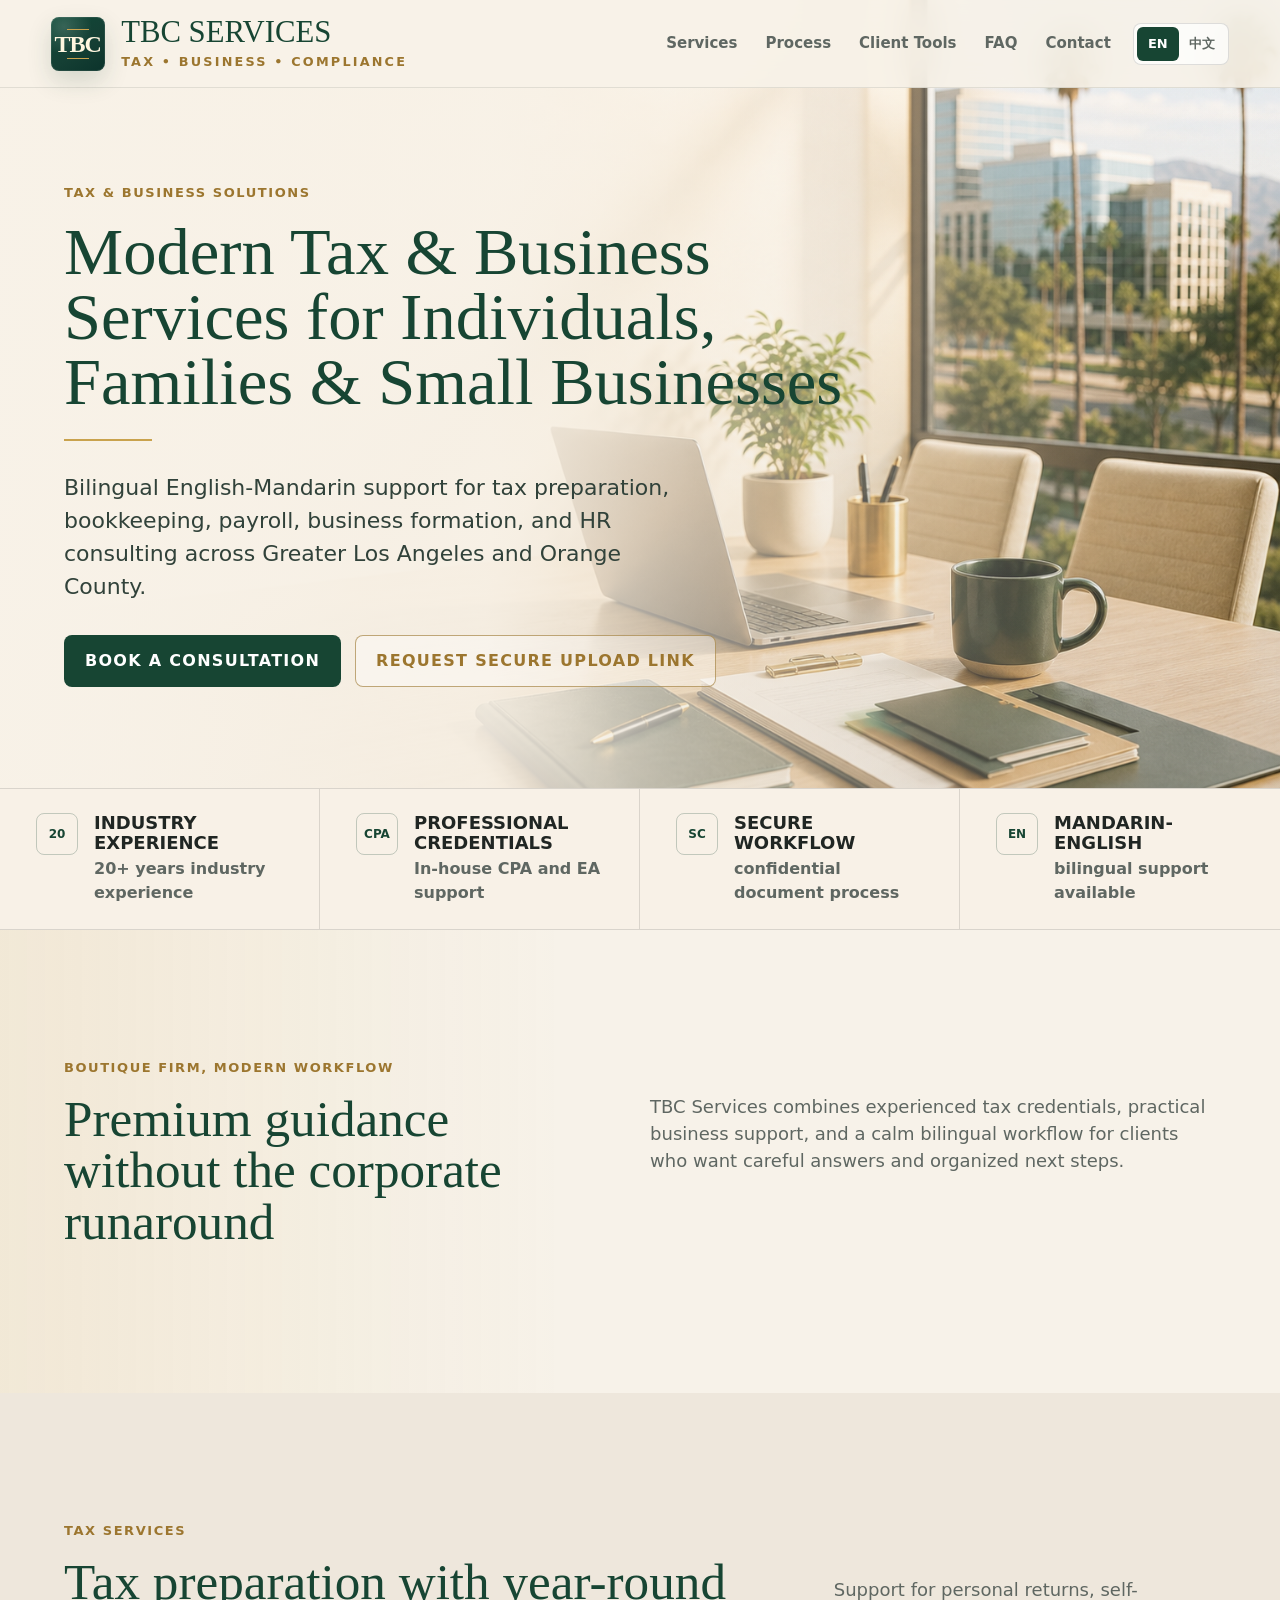
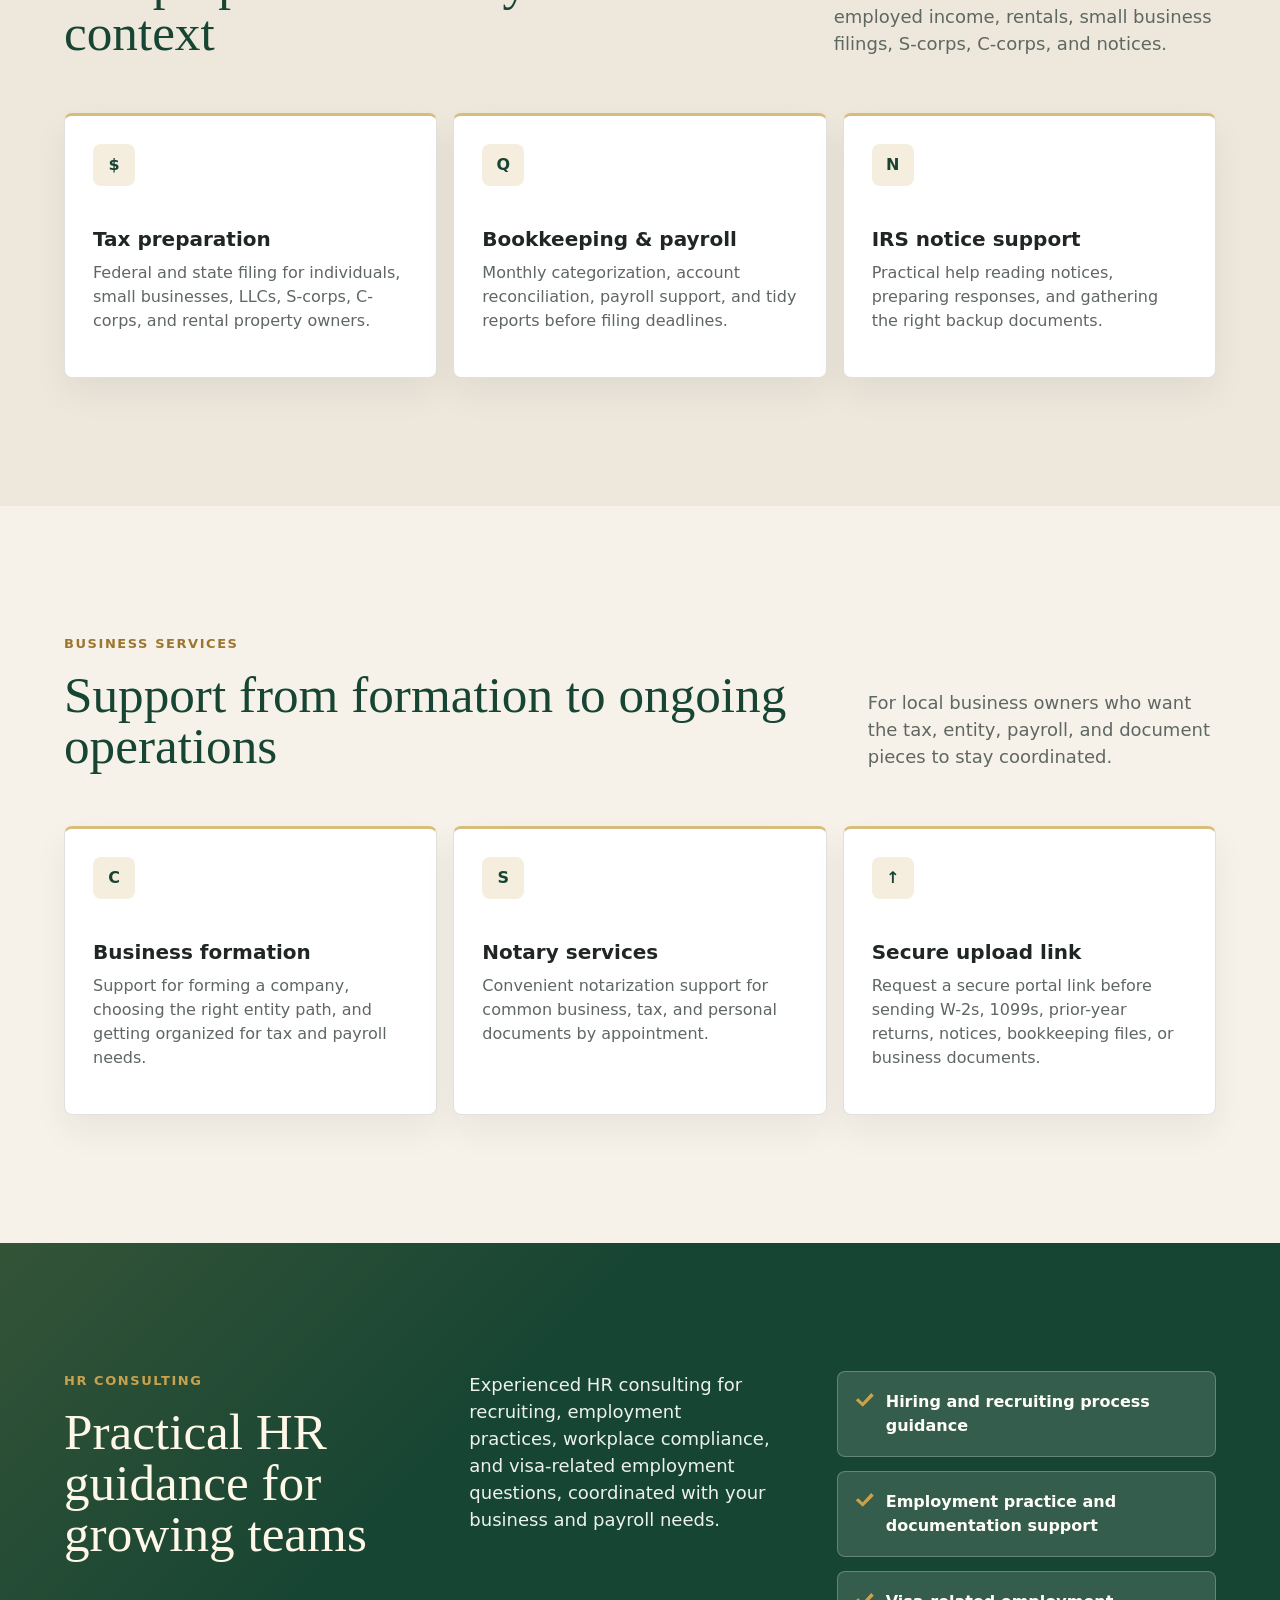
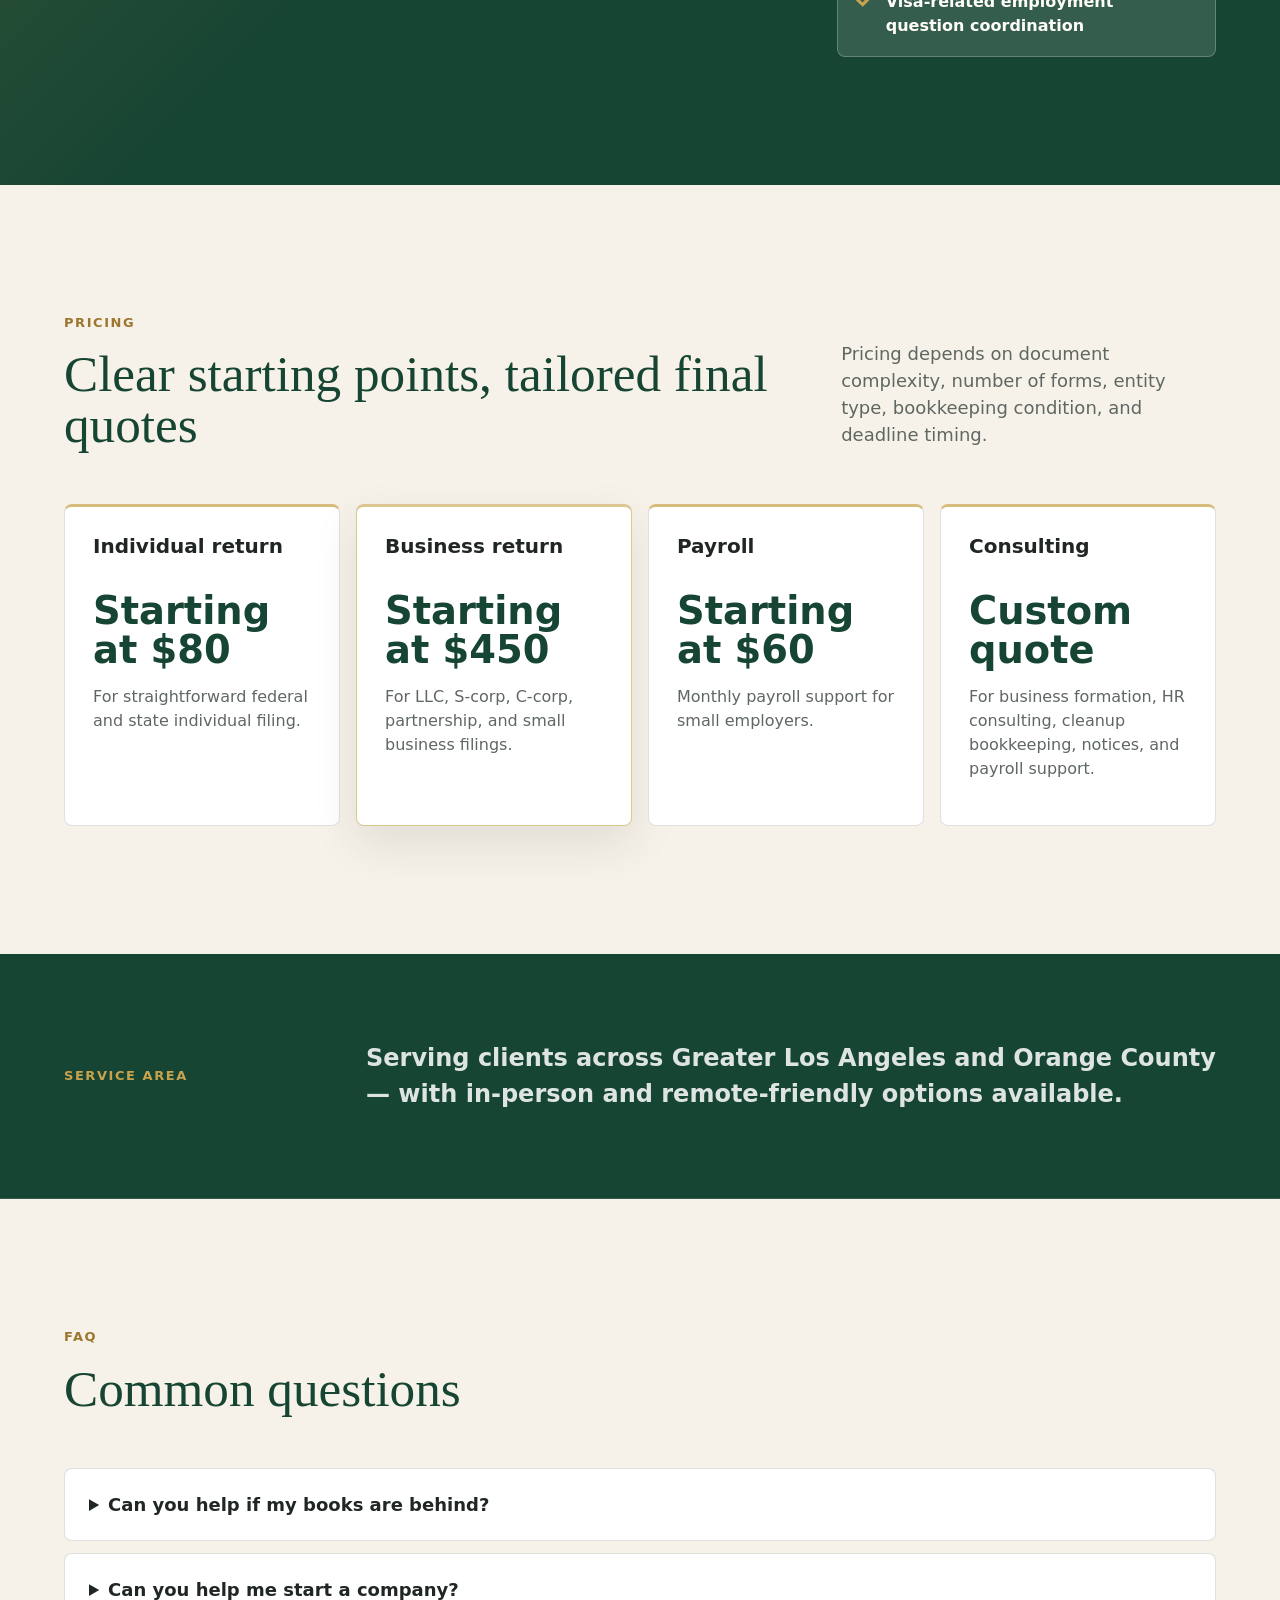
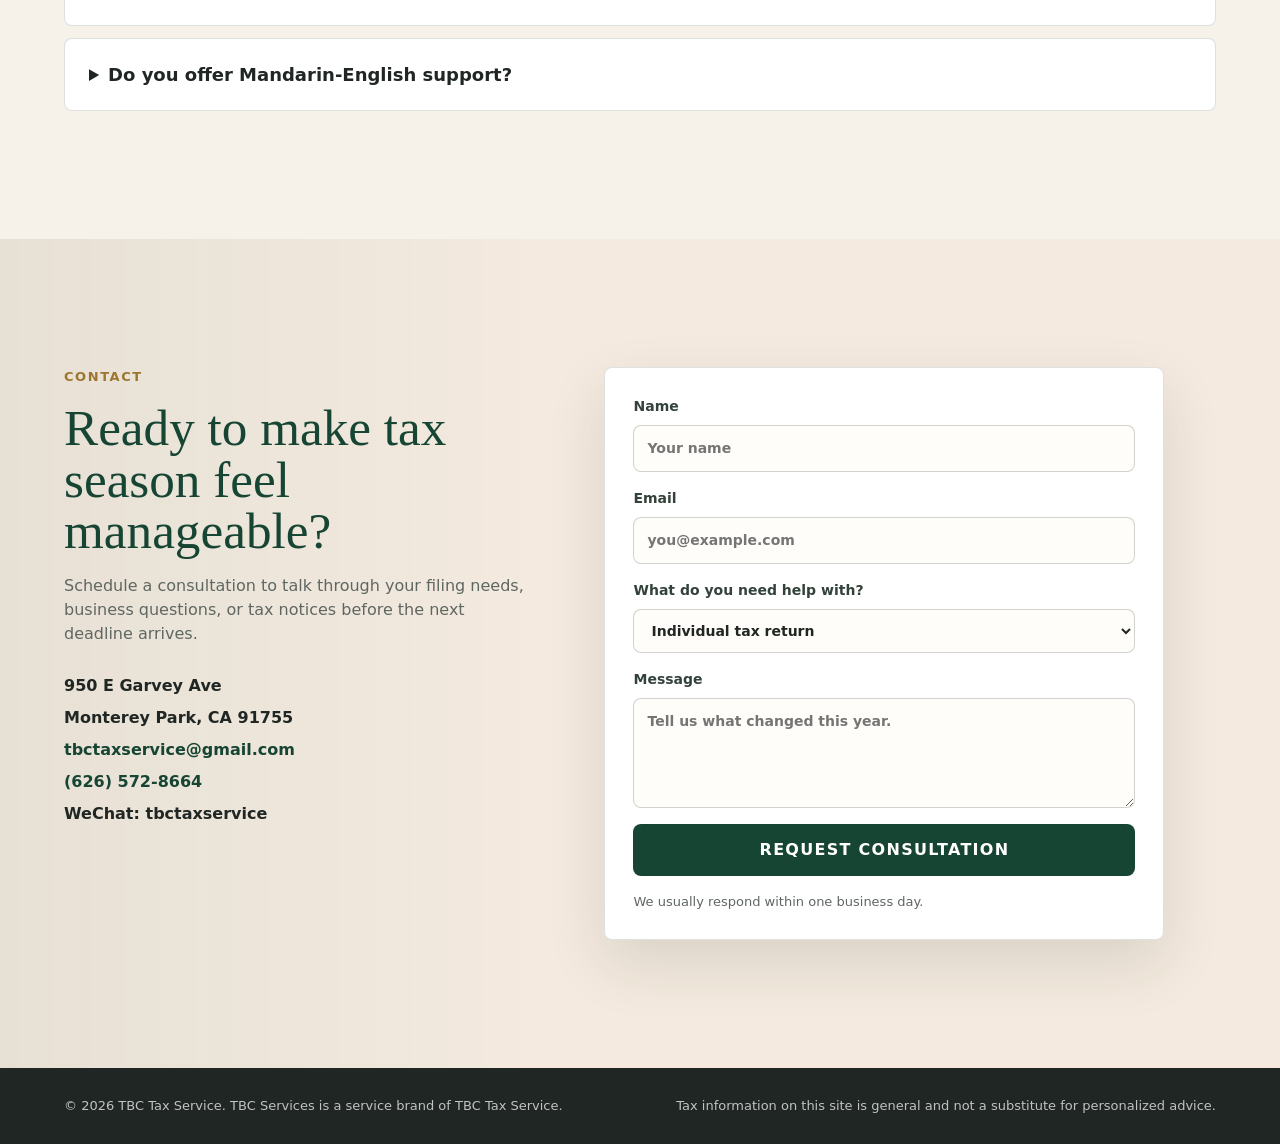
<file: index.html>
<!doctype html>
<html lang="en">
  <head>
    <meta charset="utf-8">
    <meta name="viewport" content="width=device-width, initial-scale=1">
    <title>TBC Services | Modern Tax & Business Services</title>
    <meta
      name="description"
      content="Modern tax and business services for individuals, families, self-employed professionals, and small businesses across Greater Los Angeles and Orange County."
    >
    <link rel="stylesheet" href="styles.css">
  </head>
  <body data-page-title-en="TBC Services | Modern Tax & Business Services" data-page-title-zh="TBC Services | 现代税务与商业服务">
    <header class="site-header">
      <a class="brand" href="index.html" aria-label="TBC Services home">
        <span class="brand-mark" aria-hidden="true"><span class="brand-mark-text">TBC</span></span>
        <span class="brand-copy">
          <strong data-i18n="brand.name">TBC Services</strong>
          <small data-i18n="brand.tagline">Tax • Business • Compliance</small>
        </span>
      </a>

      <div class="header-actions">
        <nav class="nav-links" aria-label="Main navigation">
          <a href="services.html" data-i18n="nav.services">Services</a>
          <a href="approach.html" data-i18n="nav.approach">Process</a>
          <a href="client-tools.html" data-i18n="nav.tools">Client Tools</a>
          <a href="faq.html" data-i18n="nav.faq">FAQ</a>
          <a href="contact.html" data-i18n="nav.contact">Contact</a>
        </nav>

        <div class="language-switch" aria-label="Language selector">
          <button type="button" data-lang-option="en" aria-pressed="true" data-i18n="language.english">EN</button>
          <button type="button" data-lang-option="zh" aria-pressed="false" data-i18n="language.chinese">中文</button>
        </div>

        <button class="nav-toggle" type="button" aria-label="Open navigation" aria-expanded="false">
          <span></span>
          <span></span>
        </button>
      </div>
    </header>

    <main id="top">
      <section class="hero" aria-label="Tax firm introduction">
        <img src="assets/hero.png" alt="A sunlit office conference table with a laptop and organized documents" class="hero-image">
        <div class="hero-overlay" aria-hidden="true"></div>
        <div class="hero-content">
          <p class="eyebrow" data-i18n="hero.eyebrow">Tax & business solutions</p>
          <h1 data-i18n="hero.headline">Modern Tax & Business Services for Individuals, Families & Small Businesses</h1>
          <p class="hero-copy" data-i18n="hero.copy">
            Bilingual English-Mandarin support for tax preparation, bookkeeping, payroll,
            business formation, and HR consulting across Greater Los Angeles and Orange County.
          </p>
          <div class="hero-actions">
            <a class="button primary" href="contact.html" data-i18n="hero.cta">Book a consultation</a>
            <a class="button secondary" href="client-tools.html" data-i18n="tools.portalCta">Request secure upload link</a>
          </div>
        </div>
      </section>

      <section class="trust-strip" aria-label="Firm highlights">
        <div>
          <span class="trust-icon" aria-hidden="true" data-i18n="trust.eaIcon">20</span>
          <strong data-i18n="trust.eaTitle">Industry experience</strong>
          <span data-i18n="trust.eaText">20+ years industry experience</span>
        </div>
        <div>
          <span class="trust-icon" aria-hidden="true" data-i18n="trust.cpaIcon">CPA</span>
          <strong data-i18n="trust.cpaTitle">Professional credentials</strong>
          <span data-i18n="trust.cpaText">In-house CPA and EA support</span>
        </div>
        <div>
          <span class="trust-icon" aria-hidden="true" data-i18n="trust.secureIcon">SC</span>
          <strong data-i18n="trust.secureTitle">Secure workflow</strong>
          <span data-i18n="trust.secureText">confidential document process</span>
        </div>
        <div>
          <span class="trust-icon" aria-hidden="true" data-i18n="trust.languageIcon">EN</span>
          <strong data-i18n="trust.languageTitle">Mandarin-English</strong>
          <span data-i18n="trust.languageText">bilingual support available</span>
        </div>
      </section>

      <section class="section trust-build">
        <div class="section-kicker" data-i18n="trustBuild.kicker">Boutique firm, modern workflow</div>
        <div class="intro-grid">
          <h2 data-i18n="trustBuild.heading">Premium guidance without the corporate runaround</h2>
          <p data-i18n="trustBuild.copy">
            TBC Services combines experienced tax credentials, practical business support,
            and a calm bilingual workflow for clients who want careful answers and organized next steps.
          </p>
        </div>
      </section>

      <section class="section services core-tax">
        <div class="section-heading">
          <div>
            <div class="section-kicker" data-i18n="home.coreTaxKicker">Tax services</div>
            <h2 data-i18n="home.coreTaxHeading">Tax preparation with year-round context</h2>
          </div>
          <p data-i18n="home.coreTaxCopy">Support for personal returns, self-employed income, rentals, small business filings, S-corps, C-corps, and notices.</p>
        </div>

        <div class="service-grid compact-grid">
          <article class="service-card">
            <span class="service-icon" aria-hidden="true">$</span>
            <h3 data-i18n="services.taxTitle">Tax preparation</h3>
            <p data-i18n="services.taxText">Federal and state filing for individuals, small businesses, LLCs, S-corps, C-corps, and rental property owners.</p>
          </article>
          <article class="service-card">
            <span class="service-icon" aria-hidden="true">Q</span>
            <h3 data-i18n="services.bookkeepingTitle">Bookkeeping & payroll</h3>
            <p data-i18n="services.bookkeepingText">Monthly categorization, account reconciliation, payroll support, and tidy reports before filing deadlines.</p>
          </article>
          <article class="service-card">
            <span class="service-icon" aria-hidden="true">N</span>
            <h3 data-i18n="services.noticeTitle">IRS notice support</h3>
            <p data-i18n="services.noticeText">Practical help reading notices, preparing responses, and gathering the right backup documents.</p>
          </article>
        </div>
      </section>

      <section class="section business-services">
        <div class="section-heading">
          <div>
            <div class="section-kicker" data-i18n="home.businessKicker">Business services</div>
            <h2 data-i18n="home.businessHeading">Support from formation to ongoing operations</h2>
          </div>
          <p data-i18n="home.businessCopy">For local business owners who want the tax, entity, payroll, and document pieces to stay coordinated.</p>
        </div>

        <div class="service-grid compact-grid">
          <article class="service-card">
            <span class="service-icon" aria-hidden="true">C</span>
            <h3 data-i18n="services.formationTitle">Business formation</h3>
            <p data-i18n="services.formationText">Support for forming a company, choosing the right entity path, and getting organized for tax and payroll needs.</p>
          </article>
          <article class="service-card">
            <span class="service-icon" aria-hidden="true">S</span>
            <h3 data-i18n="services.notaryTitle">Notary services</h3>
            <p data-i18n="services.notaryText">Convenient notarization support for common business, tax, and personal documents by appointment.</p>
          </article>
          <article class="service-card">
            <span class="service-icon" aria-hidden="true">↑</span>
            <h3 data-i18n="tools.uploadTitle">Secure upload link</h3>
            <p data-i18n="tools.uploadText">Request a secure portal link before sending W-2s, 1099s, prior-year returns, notices, bookkeeping files, or business documents.</p>
          </article>
        </div>
      </section>

      <section class="section hr-section">
        <div class="hr-content">
          <div>
            <div class="section-kicker" data-i18n="home.hrKicker">HR consulting</div>
            <h2 data-i18n="home.hrHeading">Practical HR guidance for growing teams</h2>
          </div>
          <p data-i18n="home.hrCopy">
            Experienced HR consulting for recruiting, employment practices, workplace compliance,
            and visa-related employment questions, coordinated with your business and payroll needs.
          </p>
          <ul class="check-list">
            <li data-i18n="home.hrItem1">Hiring and recruiting process guidance</li>
            <li data-i18n="home.hrItem2">Employment practice and documentation support</li>
            <li data-i18n="home.hrItem3">Visa-related employment question coordination</li>
          </ul>
        </div>
      </section>

      <section class="section pricing-section">
        <div class="section-heading">
          <div>
            <div class="section-kicker" data-i18n="pricing.kicker">Pricing</div>
            <h2 data-i18n="pricing.heading">Clear starting points, tailored final quotes</h2>
          </div>
          <p data-i18n="pricing.copy">Pricing depends on document complexity, number of forms, entity type, bookkeeping condition, and deadline timing.</p>
        </div>

        <div class="pricing-grid">
          <article class="pricing-card">
            <h3 data-i18n="pricing.individualTitle">Individual return</h3>
            <strong data-i18n="pricing.individualPrice">Starting at $80</strong>
            <p data-i18n="pricing.individualText">For straightforward federal and state individual filing.</p>
          </article>
          <article class="pricing-card featured-price">
            <h3 data-i18n="pricing.businessTitle">Business return</h3>
            <strong data-i18n="pricing.businessPrice">Starting at $450</strong>
            <p data-i18n="pricing.businessText">For LLC, S-corp, C-corp, partnership, and small business filings.</p>
          </article>
          <article class="pricing-card">
            <h3 data-i18n="pricing.payrollTitle">Payroll</h3>
            <strong data-i18n="pricing.payrollPrice">Starting at $60</strong>
            <p data-i18n="pricing.payrollText">Monthly payroll support for small employers.</p>
          </article>
          <article class="pricing-card">
            <h3 data-i18n="pricing.consultTitle">Consulting</h3>
            <strong data-i18n="pricing.consultPrice">Custom quote</strong>
            <p data-i18n="pricing.consultText">For business formation, HR consulting, cleanup bookkeeping, notices, and payroll support.</p>
          </article>
        </div>
      </section>

      <section class="service-area service-area-large">
        <div class="section-kicker" data-i18n="serviceArea.kicker">Service area</div>
        <p data-i18n="serviceArea.copy">
          Serving clients across Greater Los Angeles and Orange County — with in-person and remote-friendly options available.
        </p>
      </section>

      <section class="section faq home-faq">
        <div class="section-heading">
          <div>
            <div class="section-kicker" data-i18n="faq.kicker">FAQ</div>
            <h2 data-i18n="faq.heading">Common questions</h2>
          </div>
        </div>

        <div class="faq-list">
          <details>
            <summary data-i18n="faq.q1">Can you help if my books are behind?</summary>
            <p data-i18n="faq.a1">Yes. We can review bank statements, clean up categories, reconcile accounts, and prepare year-end reports before filing.</p>
          </details>
          <details>
            <summary data-i18n="faq.q2">Can you help me start a company?</summary>
            <p data-i18n="faq.a2">Yes. We can help with business formation planning and setup, then keep your tax, bookkeeping, and payroll questions organized from the start.</p>
          </details>
          <details>
            <summary data-i18n="faq.q4">Do you offer Mandarin-English support?</summary>
            <p data-i18n="faq.a4">Yes. Mandarin-English bilingual support is available for clients who prefer service in either language.</p>
          </details>
        </div>
      </section>

      <section class="contact home-contact">
        <div class="contact-info">
          <div class="section-kicker" data-i18n="contact.kicker">Contact</div>
          <h2 data-i18n="contact.heading">Ready to make tax season feel manageable?</h2>
          <p data-i18n="contact.copy">Schedule a consultation to talk through your filing needs, business questions, or tax notices before the next deadline arrives.</p>
          <address>
            <span>950 E Garvey Ave</span>
            <span>Monterey Park, CA 91755</span>
            <a href="mailto:tbctaxservice@gmail.com">tbctaxservice@gmail.com</a>
            <a href="tel:+16265728664">(626) 572-8664</a>
            <span data-i18n="contact.wechatLine">WeChat: tbctaxservice</span>
          </address>
        </div>

        <form class="contact-form" aria-label="Consultation request form">
          <label>
            <span data-i18n="form.name">Name</span>
            <input type="text" name="name" autocomplete="name" placeholder="Your name" data-i18n-placeholder="form.namePlaceholder">
          </label>
          <label>
            <span data-i18n="form.email">Email</span>
            <input type="email" name="email" autocomplete="email" placeholder="you@example.com" data-i18n-placeholder="form.emailPlaceholder">
          </label>
          <label>
            <span data-i18n="form.service">What do you need help with?</span>
            <select name="service">
              <option data-i18n="form.optionIndividual">Individual tax return</option>
              <option data-i18n="form.optionBusiness">Business tax return</option>
              <option data-i18n="form.optionBookkeeping">Bookkeeping & payroll</option>
              <option data-i18n="form.optionFormation">Business formation</option>
              <option data-i18n="form.optionNotary">Notary service</option>
              <option data-i18n="form.optionHr">HR consulting</option>
              <option data-i18n="form.optionNotice">IRS or state notice</option>
            </select>
          </label>
          <label>
            <span data-i18n="form.message">Message</span>
            <textarea name="message" rows="4" placeholder="Tell us what changed this year." data-i18n-placeholder="form.messagePlaceholder"></textarea>
          </label>
          <button class="button primary" type="submit" data-i18n="form.submit">Request consultation</button>
          <p class="form-note" data-i18n="form.note">We usually respond within one business day.</p>
        </form>
      </section>
    </main>

    <footer class="site-footer">
      <p data-i18n="footer.copyright">© 2026 TBC Tax Service. TBC Services is a service brand of TBC Tax Service.</p>
      <p data-i18n="footer.disclaimer">Tax information on this site is general and not a substitute for personalized advice.</p>
    </footer>

    <script src="script.js"></script>
  </body>
</html>
</file>
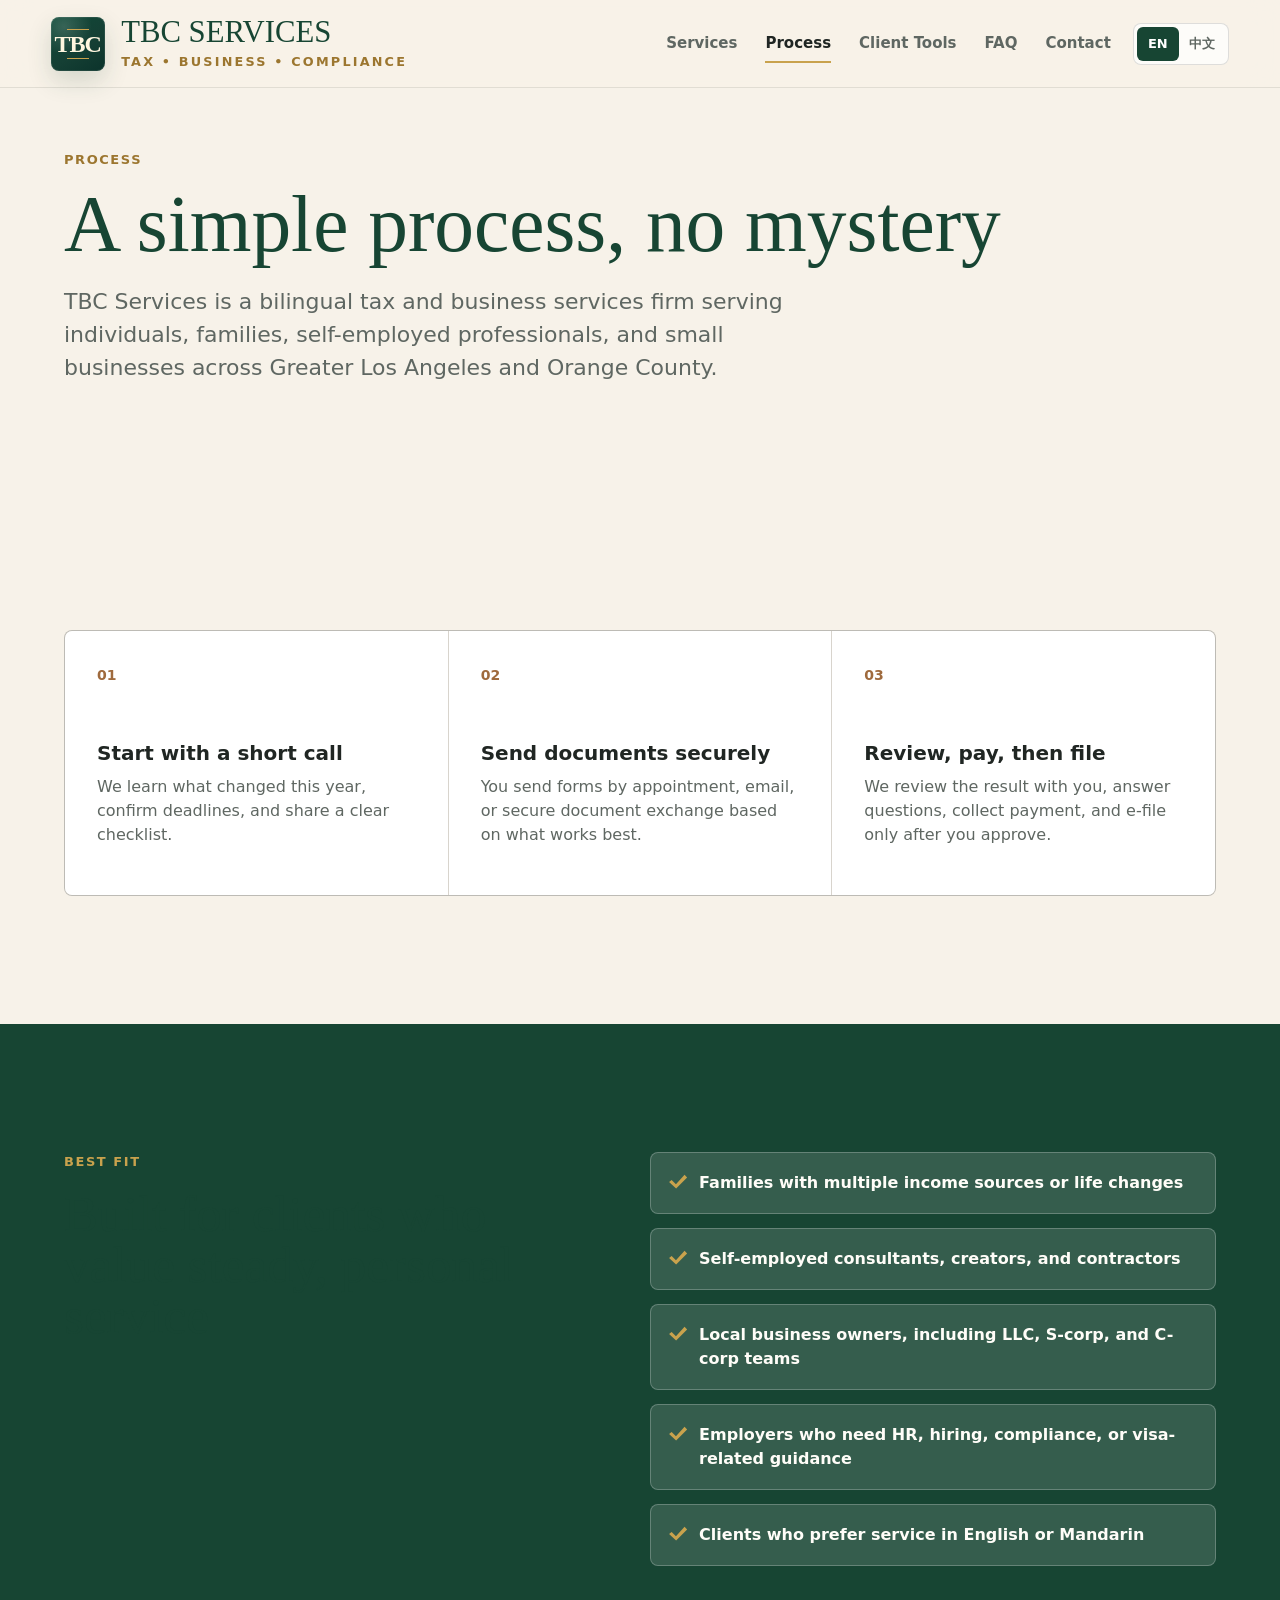
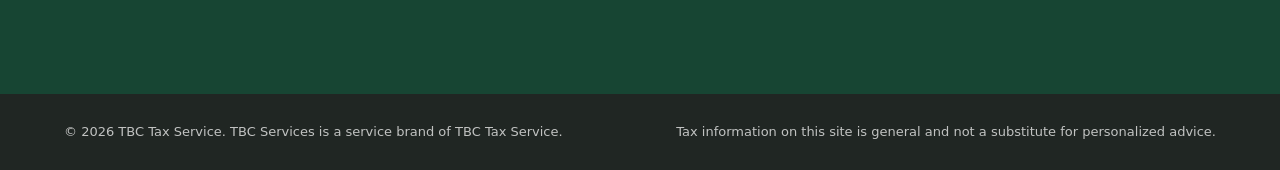
<file: approach.html>
<!doctype html>
<html lang="en">
  <head>
    <meta charset="utf-8">
    <meta name="viewport" content="width=device-width, initial-scale=1">
    <title>TBC Services | Process</title>
    <meta name="description" content="A simple process for bilingual tax preparation, business support, and client service.">
    <link rel="stylesheet" href="styles.css">
  </head>
  <body data-page-title-en="TBC Services | Process" data-page-title-zh="TBC Services | 服务流程">
    <header class="site-header">
      <a class="brand" href="index.html" aria-label="TBC Services home">
        <span class="brand-mark" aria-hidden="true"><span class="brand-mark-text">TBC</span></span>
        <span class="brand-copy"><strong data-i18n="brand.name">TBC Services</strong><small data-i18n="brand.tagline">Tax • Business • Compliance</small></span>
      </a>
      <div class="header-actions">
        <nav class="nav-links" aria-label="Main navigation">
          <a href="services.html" data-i18n="nav.services">Services</a>
          <a href="approach.html" aria-current="page" data-i18n="nav.approach">Process</a>
          <a href="client-tools.html" data-i18n="nav.tools">Client Tools</a>
          <a href="faq.html" data-i18n="nav.faq">FAQ</a>
          <a href="contact.html" data-i18n="nav.contact">Contact</a>
        </nav>
        <div class="language-switch" aria-label="Language selector">
          <button type="button" data-lang-option="en" aria-pressed="true" data-i18n="language.english">EN</button>
          <button type="button" data-lang-option="zh" aria-pressed="false" data-i18n="language.chinese">中文</button>
        </div>
        <button class="nav-toggle" type="button" aria-label="Open navigation" aria-expanded="false"><span></span><span></span></button>
      </div>
    </header>

    <main>
      <section class="page-hero">
        <div class="section-kicker" data-i18n="process.kicker">Process</div>
        <h1 data-i18n="process.heading">A simple process, no mystery</h1>
        <p data-i18n="intro.copy">TBC Services is a bilingual tax and business services firm serving individuals, families, self-employed professionals, and small businesses across Greater Los Angeles and Orange County.</p>
      </section>

      <section class="section process">
        <div class="process-list">
          <article>
            <span>01</span>
            <h3 data-i18n="process.step1Title">Start with a short call</h3>
            <p data-i18n="process.step1Text">We learn what changed this year, confirm deadlines, and share a clear checklist.</p>
          </article>
          <article>
            <span>02</span>
            <h3 data-i18n="process.step2Title">Send documents securely</h3>
            <p data-i18n="process.step2Text">You send forms by appointment, email, or secure document exchange based on what works best.</p>
          </article>
          <article>
            <span>03</span>
            <h3 data-i18n="process.step3Title">Review, pay, then file</h3>
            <p data-i18n="process.step3Text">We review the result with you, answer questions, collect payment, and e-file only after you approve.</p>
          </article>
        </div>
      </section>

      <section class="section audience-section">
        <div class="audience-content">
          <div>
            <div class="section-kicker" data-i18n="audience.kicker">Best fit</div>
            <h2 data-i18n="audience.heading">Built for clients who value steady, personal service</h2>
          </div>
          <ul class="check-list">
            <li data-i18n="audience.item1">Families with multiple income sources or life changes</li>
            <li data-i18n="audience.item2">Self-employed consultants, creators, and contractors</li>
            <li data-i18n="audience.item3">Local business owners, including LLC, S-corp, and C-corp teams</li>
            <li data-i18n="audience.item4">Employers who need HR, hiring, compliance, or visa-related guidance</li>
            <li data-i18n="audience.item5">Clients who prefer service in English or Mandarin</li>
          </ul>
        </div>
      </section>
    </main>

    <footer class="site-footer">
      <p data-i18n="footer.copyright">© 2026 TBC Tax Service. TBC Services is a service brand of TBC Tax Service.</p>
      <p data-i18n="footer.disclaimer">Tax information on this site is general and not a substitute for personalized advice.</p>
    </footer>
    <script src="script.js"></script>
  </body>
</html>
</file>
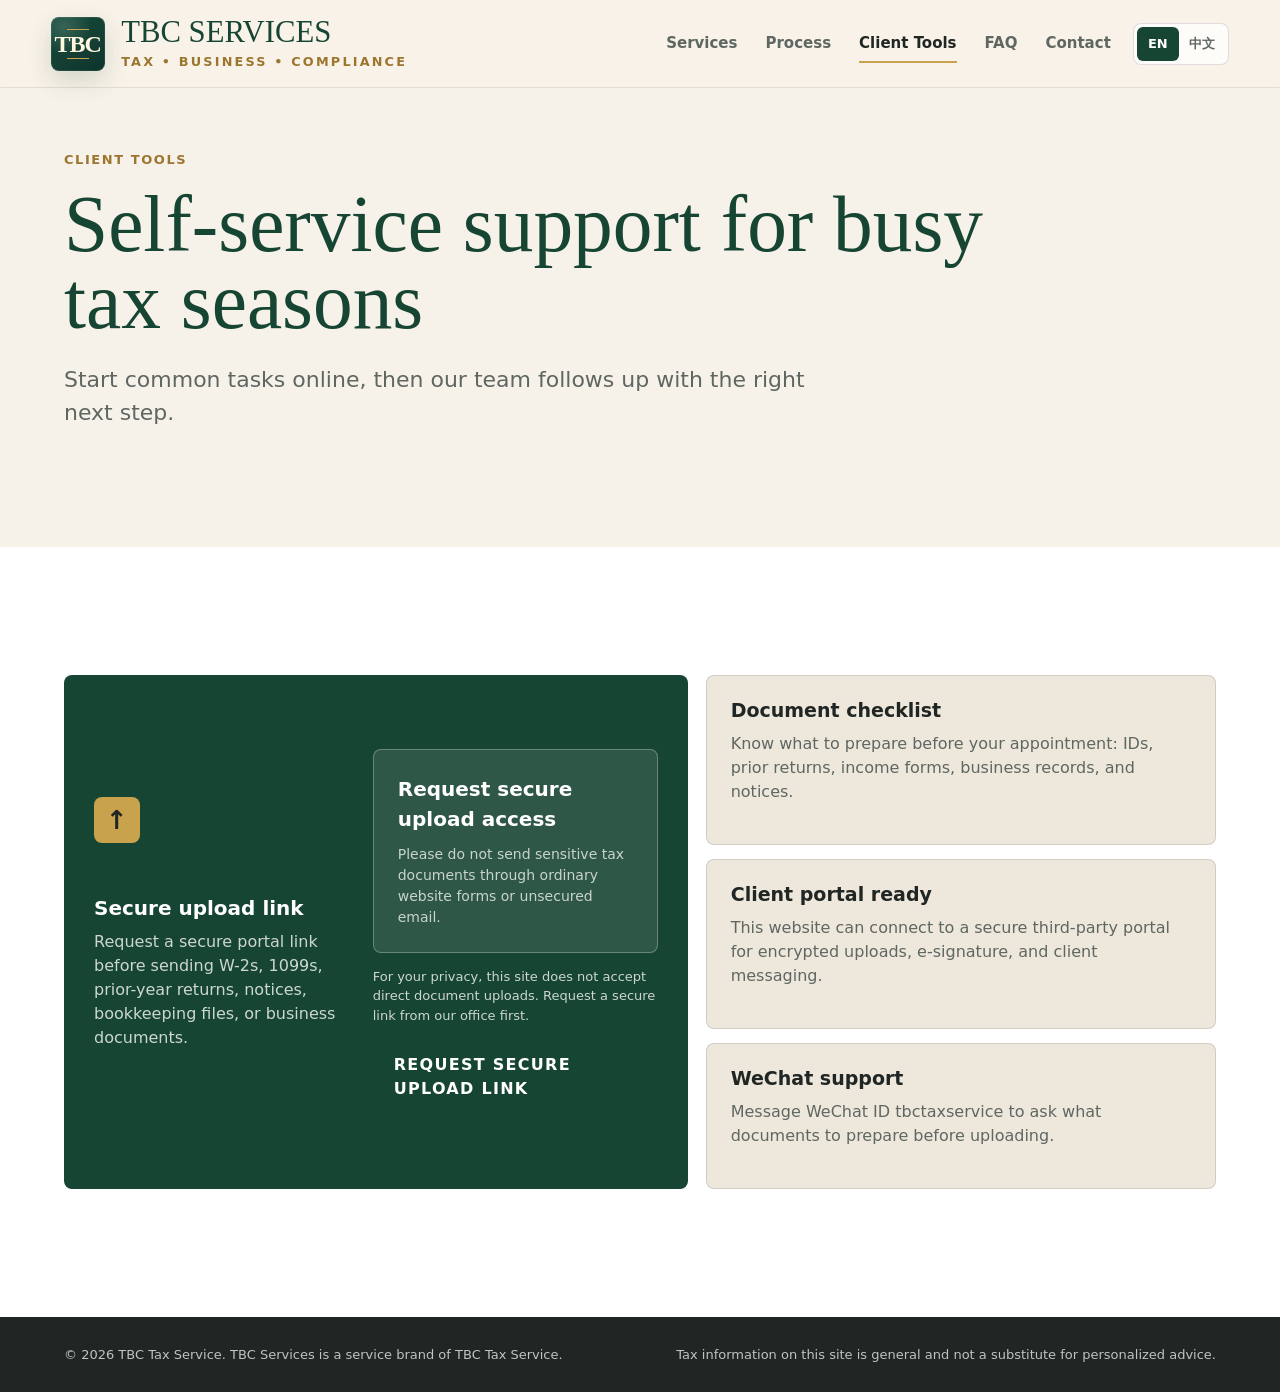
<file: client-tools.html>
<!doctype html>
<html lang="en">
  <head>
    <meta charset="utf-8">
    <meta name="viewport" content="width=device-width, initial-scale=1">
    <title>TBC Services | Client Tools</title>
    <meta name="description" content="Self-service client tools including secure upload link requests, document checklist, and WeChat support.">
    <link rel="stylesheet" href="styles.css">
  </head>
  <body data-page-title-en="TBC Services | Client Tools" data-page-title-zh="TBC Services | 自助服务">
    <header class="site-header">
      <a class="brand" href="index.html" aria-label="TBC Services home">
        <span class="brand-mark" aria-hidden="true"><span class="brand-mark-text">TBC</span></span>
        <span class="brand-copy"><strong data-i18n="brand.name">TBC Services</strong><small data-i18n="brand.tagline">Tax • Business • Compliance</small></span>
      </a>
      <div class="header-actions">
        <nav class="nav-links" aria-label="Main navigation">
          <a href="services.html" data-i18n="nav.services">Services</a>
          <a href="approach.html" data-i18n="nav.approach">Process</a>
          <a href="client-tools.html" aria-current="page" data-i18n="nav.tools">Client Tools</a>
          <a href="faq.html" data-i18n="nav.faq">FAQ</a>
          <a href="contact.html" data-i18n="nav.contact">Contact</a>
        </nav>
        <div class="language-switch" aria-label="Language selector">
          <button type="button" data-lang-option="en" aria-pressed="true" data-i18n="language.english">EN</button>
          <button type="button" data-lang-option="zh" aria-pressed="false" data-i18n="language.chinese">中文</button>
        </div>
        <button class="nav-toggle" type="button" aria-label="Open navigation" aria-expanded="false"><span></span><span></span></button>
      </div>
    </header>

    <main>
      <section class="page-hero">
        <div class="section-kicker" data-i18n="tools.kicker">Client tools</div>
        <h1 data-i18n="tools.heading">Self-service support for busy tax seasons</h1>
        <p data-i18n="tools.copy">Start common tasks online, then our team follows up with the right next step.</p>
      </section>

      <section class="section tools">
        <div class="tools-grid">
          <article class="upload-panel">
            <div>
              <span class="tool-icon" aria-hidden="true">↑</span>
              <h3 data-i18n="tools.uploadTitle">Secure upload link</h3>
              <p data-i18n="tools.uploadText">Request a secure portal link before sending W-2s, 1099s, prior-year returns, notices, bookkeeping files, or business documents.</p>
            </div>

            <div class="upload-form" aria-label="Secure upload link request">
              <div class="secure-request-box">
                <strong data-i18n="tools.dropLabel">Request secure upload access</strong>
                <span data-i18n="tools.dropHint">Please do not send sensitive tax documents through ordinary website forms or unsecured email.</span>
              </div>
              <p class="upload-status" data-upload-status data-i18n="tools.uploadStatus">For your privacy, this site does not accept direct document uploads. Request a secure link from our office first.</p>
              <a class="button primary" href="mailto:tbctaxservice@gmail.com?subject=Secure%20file%20upload%20request" data-i18n="tools.portalCta">Request secure upload link</a>
            </div>
          </article>

          <div class="tool-card-list">
            <article class="tool-card">
              <h3 data-i18n="tools.checklistTitle">Document checklist</h3>
              <p data-i18n="tools.checklistText">Know what to prepare before your appointment: IDs, prior returns, income forms, business records, and notices.</p>
            </article>
            <article class="tool-card">
              <h3 data-i18n="tools.portalTitle">Client portal ready</h3>
              <p data-i18n="tools.portalText">This website can connect to a secure third-party portal for encrypted uploads, e-signature, and client messaging.</p>
            </article>
            <article class="tool-card">
              <h3 data-i18n="tools.wechatTitle">WeChat support</h3>
              <p data-i18n="tools.wechatText">Message WeChat ID tbctaxservice to ask what documents to prepare before uploading.</p>
            </article>
          </div>
        </div>
      </section>
    </main>

    <footer class="site-footer">
      <p data-i18n="footer.copyright">© 2026 TBC Tax Service. TBC Services is a service brand of TBC Tax Service.</p>
      <p data-i18n="footer.disclaimer">Tax information on this site is general and not a substitute for personalized advice.</p>
    </footer>
    <script src="script.js"></script>
  </body>
</html>
</file>
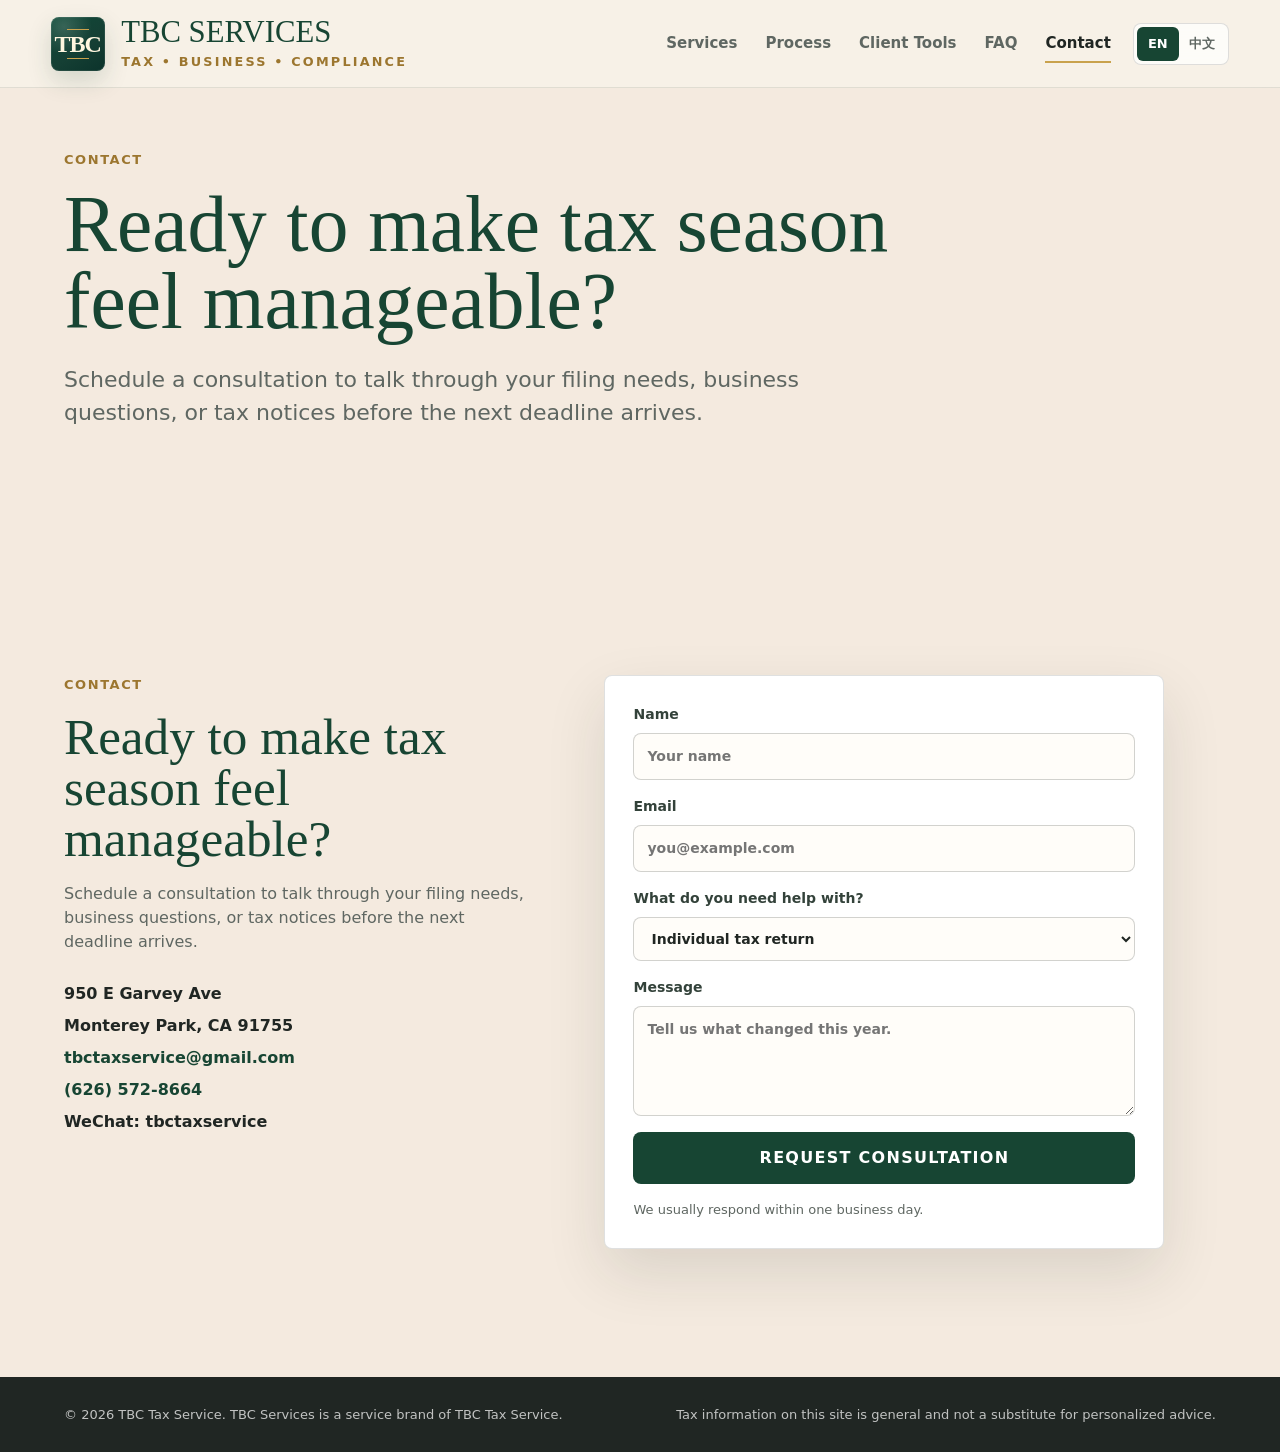
<file: contact.html>
<!doctype html>
<html lang="en">
  <head>
    <meta charset="utf-8">
    <meta name="viewport" content="width=device-width, initial-scale=1">
    <title>TBC Services | Contact</title>
    <meta name="description" content="Contact TBC Services for tax and business services across Greater Los Angeles and Orange County.">
    <link rel="stylesheet" href="styles.css">
  </head>
  <body data-page-title-en="TBC Services | Contact" data-page-title-zh="TBC Services | 联系我们">
    <header class="site-header">
      <a class="brand" href="index.html" aria-label="TBC Services home">
        <span class="brand-mark" aria-hidden="true"><span class="brand-mark-text">TBC</span></span>
        <span class="brand-copy"><strong data-i18n="brand.name">TBC Services</strong><small data-i18n="brand.tagline">Tax • Business • Compliance</small></span>
      </a>
      <div class="header-actions">
        <nav class="nav-links" aria-label="Main navigation">
          <a href="services.html" data-i18n="nav.services">Services</a>
          <a href="approach.html" data-i18n="nav.approach">Process</a>
          <a href="client-tools.html" data-i18n="nav.tools">Client Tools</a>
          <a href="faq.html" data-i18n="nav.faq">FAQ</a>
          <a href="contact.html" aria-current="page" data-i18n="nav.contact">Contact</a>
        </nav>
        <div class="language-switch" aria-label="Language selector">
          <button type="button" data-lang-option="en" aria-pressed="true" data-i18n="language.english">EN</button>
          <button type="button" data-lang-option="zh" aria-pressed="false" data-i18n="language.chinese">中文</button>
        </div>
        <button class="nav-toggle" type="button" aria-label="Open navigation" aria-expanded="false"><span></span><span></span></button>
      </div>
    </header>

    <main>
      <section class="page-hero contact-hero">
        <div class="section-kicker" data-i18n="contact.kicker">Contact</div>
        <h1 data-i18n="contact.heading">Ready to make tax season feel manageable?</h1>
        <p data-i18n="contact.copy">Schedule a consultation to talk through your filing needs, business questions, or tax notices before the next deadline arrives.</p>
      </section>

      <section class="contact">
        <div class="contact-info">
          <div class="section-kicker" data-i18n="contact.kicker">Contact</div>
          <h2 data-i18n="contact.heading">Ready to make tax season feel manageable?</h2>
          <p data-i18n="contact.copy">Schedule a consultation to talk through your filing needs, business questions, or tax notices before the next deadline arrives.</p>
          <address>
            <span>950 E Garvey Ave</span>
            <span>Monterey Park, CA 91755</span>
            <a href="mailto:tbctaxservice@gmail.com">tbctaxservice@gmail.com</a>
            <a href="tel:+16265728664">(626) 572-8664</a>
            <span data-i18n="contact.wechatLine">WeChat: tbctaxservice</span>
          </address>
        </div>

        <form class="contact-form" aria-label="Consultation request form">
          <label>
            <span data-i18n="form.name">Name</span>
            <input type="text" name="name" autocomplete="name" placeholder="Your name" data-i18n-placeholder="form.namePlaceholder">
          </label>
          <label>
            <span data-i18n="form.email">Email</span>
            <input type="email" name="email" autocomplete="email" placeholder="you@example.com" data-i18n-placeholder="form.emailPlaceholder">
          </label>
          <label>
            <span data-i18n="form.service">What do you need help with?</span>
            <select name="service">
              <option data-i18n="form.optionIndividual">Individual tax return</option>
              <option data-i18n="form.optionBusiness">Business tax return</option>
              <option data-i18n="form.optionBookkeeping">Bookkeeping & payroll</option>
              <option data-i18n="form.optionFormation">Business formation</option>
              <option data-i18n="form.optionNotary">Notary service</option>
              <option data-i18n="form.optionHr">HR consulting</option>
              <option data-i18n="form.optionNotice">IRS or state notice</option>
            </select>
          </label>
          <label>
            <span data-i18n="form.message">Message</span>
            <textarea name="message" rows="4" placeholder="Tell us what changed this year." data-i18n-placeholder="form.messagePlaceholder"></textarea>
          </label>
          <button class="button primary" type="submit" data-i18n="form.submit">Request consultation</button>
          <p class="form-note" data-i18n="form.note">We usually respond within one business day.</p>
        </form>
      </section>
    </main>

    <footer class="site-footer">
      <p data-i18n="footer.copyright">© 2026 TBC Tax Service. TBC Services is a service brand of TBC Tax Service.</p>
      <p data-i18n="footer.disclaimer">Tax information on this site is general and not a substitute for personalized advice.</p>
    </footer>
    <script src="script.js"></script>
  </body>
</html>
</file>
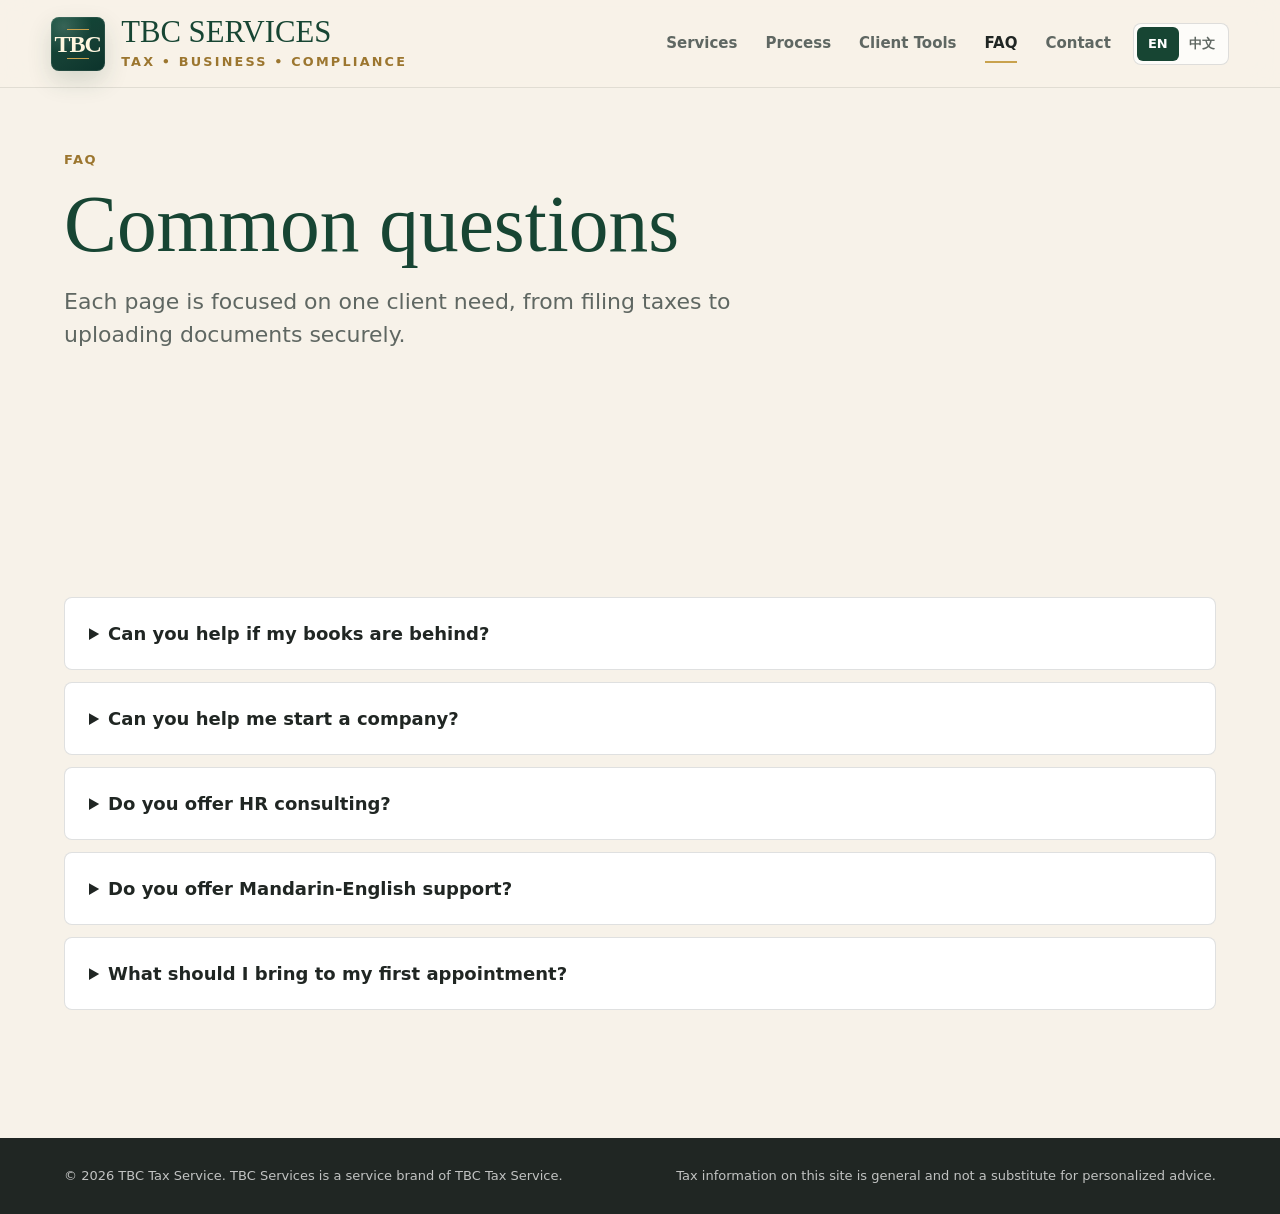
<file: faq.html>
<!doctype html>
<html lang="en">
  <head>
    <meta charset="utf-8">
    <meta name="viewport" content="width=device-width, initial-scale=1">
    <title>TBC Services | FAQ</title>
    <meta name="description" content="Common questions about bookkeeping, company formation, HR consulting, Mandarin-English support, and first appointments.">
    <link rel="stylesheet" href="styles.css">
  </head>
  <body data-page-title-en="TBC Services | FAQ" data-page-title-zh="TBC Services | 常见问题">
    <header class="site-header">
      <a class="brand" href="index.html" aria-label="TBC Services home">
        <span class="brand-mark" aria-hidden="true"><span class="brand-mark-text">TBC</span></span>
        <span class="brand-copy"><strong data-i18n="brand.name">TBC Services</strong><small data-i18n="brand.tagline">Tax • Business • Compliance</small></span>
      </a>
      <div class="header-actions">
        <nav class="nav-links" aria-label="Main navigation">
          <a href="services.html" data-i18n="nav.services">Services</a>
          <a href="approach.html" data-i18n="nav.approach">Process</a>
          <a href="client-tools.html" data-i18n="nav.tools">Client Tools</a>
          <a href="faq.html" aria-current="page" data-i18n="nav.faq">FAQ</a>
          <a href="contact.html" data-i18n="nav.contact">Contact</a>
        </nav>
        <div class="language-switch" aria-label="Language selector">
          <button type="button" data-lang-option="en" aria-pressed="true" data-i18n="language.english">EN</button>
          <button type="button" data-lang-option="zh" aria-pressed="false" data-i18n="language.chinese">中文</button>
        </div>
        <button class="nav-toggle" type="button" aria-label="Open navigation" aria-expanded="false"><span></span><span></span></button>
      </div>
    </header>

    <main>
      <section class="page-hero">
        <div class="section-kicker" data-i18n="faq.kicker">FAQ</div>
        <h1 data-i18n="faq.heading">Common questions</h1>
        <p data-i18n="home.copy">Each page is focused on one client need, from filing taxes to uploading documents securely.</p>
      </section>

      <section class="section faq">
        <div class="faq-list">
          <details>
            <summary data-i18n="faq.q1">Can you help if my books are behind?</summary>
            <p data-i18n="faq.a1">Yes. We can review bank statements, clean up categories, reconcile accounts, and prepare year-end reports before filing.</p>
          </details>
          <details>
            <summary data-i18n="faq.q2">Can you help me start a company?</summary>
            <p data-i18n="faq.a2">Yes. We can help with business formation planning and setup, then keep your tax, bookkeeping, and payroll questions organized from the start.</p>
          </details>
          <details>
            <summary data-i18n="faq.q3">Do you offer HR consulting?</summary>
            <p data-i18n="faq.a3">Yes. Our team can advise on recruiting, employment practices, compliance basics, and visa-related employment questions.</p>
          </details>
          <details>
            <summary data-i18n="faq.q4">Do you offer Mandarin-English support?</summary>
            <p data-i18n="faq.a4">Yes. Mandarin-English bilingual support is available for clients who prefer service in either language.</p>
          </details>
          <details>
            <summary data-i18n="faq.q5">What should I bring to my first appointment?</summary>
            <p data-i18n="faq.a5">Bring last year’s return, current tax forms, business income and expense records, IDs, and any IRS or state notices.</p>
          </details>
        </div>
      </section>
    </main>

    <footer class="site-footer">
      <p data-i18n="footer.copyright">© 2026 TBC Tax Service. TBC Services is a service brand of TBC Tax Service.</p>
      <p data-i18n="footer.disclaimer">Tax information on this site is general and not a substitute for personalized advice.</p>
    </footer>
    <script src="script.js"></script>
  </body>
</html>
</file>
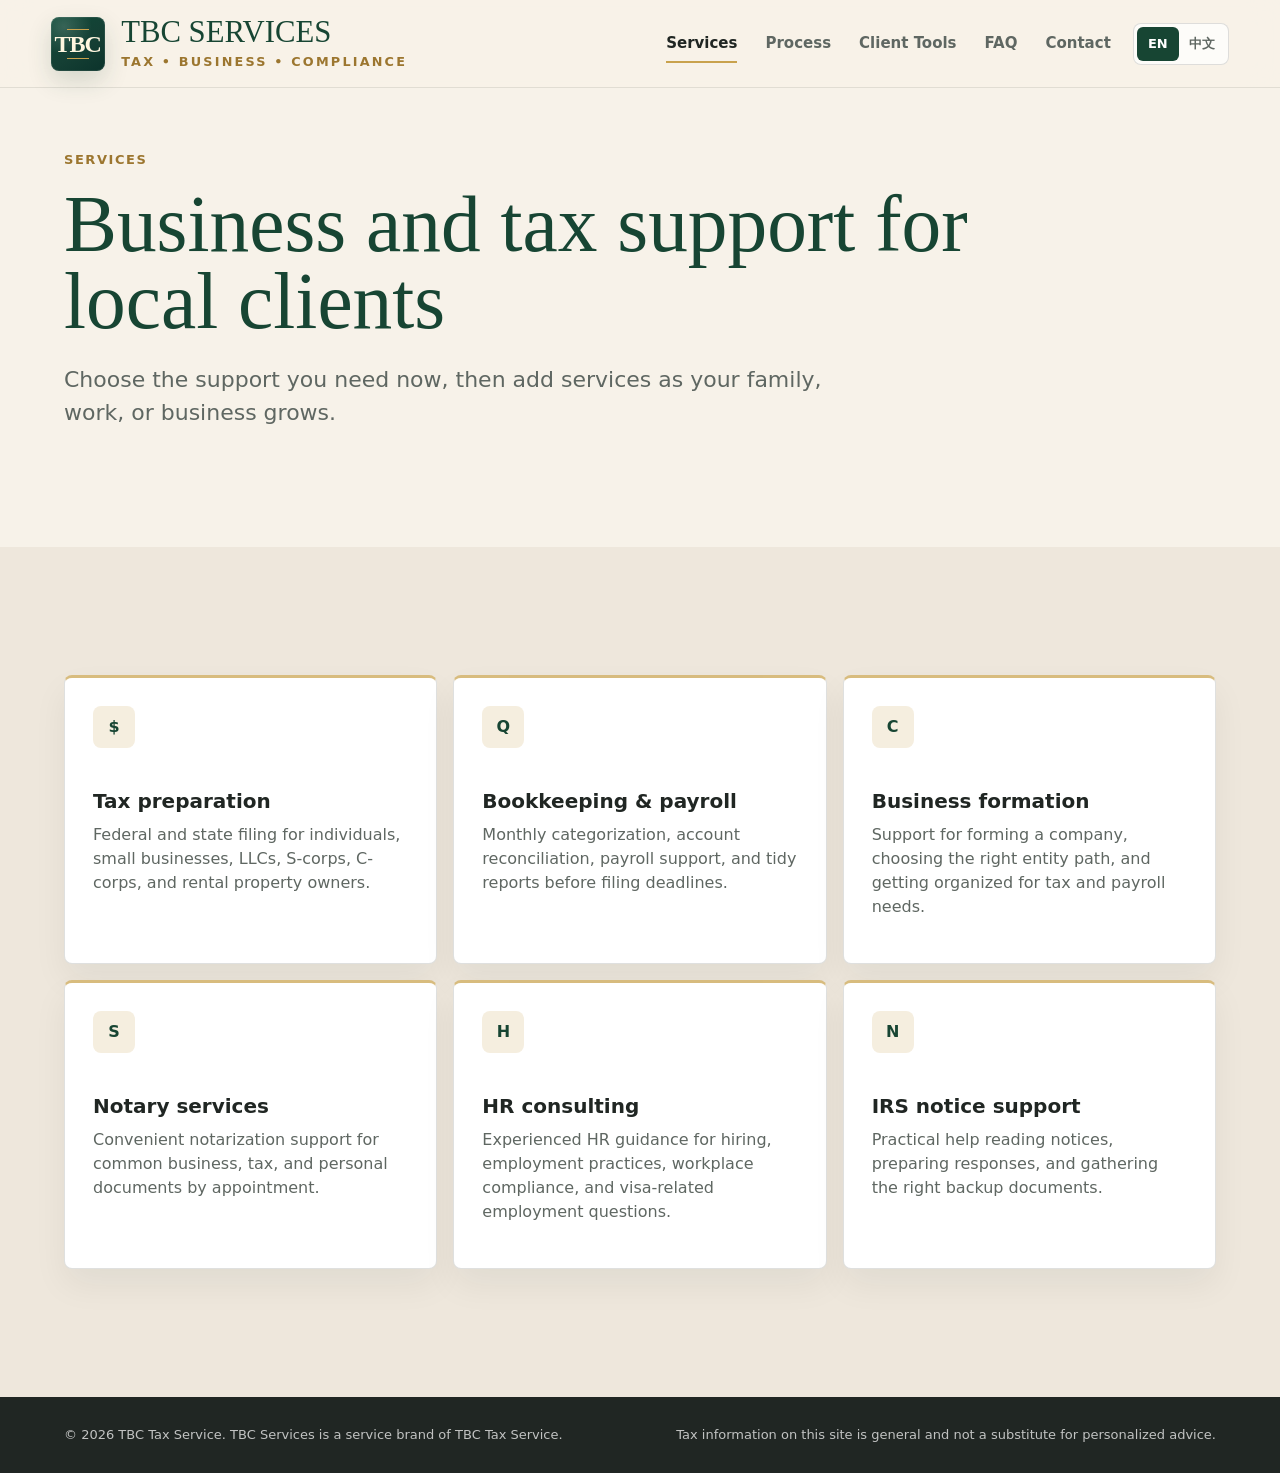
<file: services.html>
<!doctype html>
<html lang="en">
  <head>
    <meta charset="utf-8">
    <meta name="viewport" content="width=device-width, initial-scale=1">
    <title>TBC Services | Services</title>
    <meta name="description" content="Tax preparation, bookkeeping, payroll, company formation, notary, HR consulting, and IRS notice support.">
    <link rel="stylesheet" href="styles.css">
  </head>
  <body data-page-title-en="TBC Services | Services" data-page-title-zh="TBC Services | 服务项目">
    <header class="site-header">
      <a class="brand" href="index.html" aria-label="TBC Services home">
        <span class="brand-mark" aria-hidden="true"><span class="brand-mark-text">TBC</span></span>
        <span class="brand-copy"><strong data-i18n="brand.name">TBC Services</strong><small data-i18n="brand.tagline">Tax • Business • Compliance</small></span>
      </a>
      <div class="header-actions">
        <nav class="nav-links" aria-label="Main navigation">
          <a href="services.html" aria-current="page" data-i18n="nav.services">Services</a>
          <a href="approach.html" data-i18n="nav.approach">Process</a>
          <a href="client-tools.html" data-i18n="nav.tools">Client Tools</a>
          <a href="faq.html" data-i18n="nav.faq">FAQ</a>
          <a href="contact.html" data-i18n="nav.contact">Contact</a>
        </nav>
        <div class="language-switch" aria-label="Language selector">
          <button type="button" data-lang-option="en" aria-pressed="true" data-i18n="language.english">EN</button>
          <button type="button" data-lang-option="zh" aria-pressed="false" data-i18n="language.chinese">中文</button>
        </div>
        <button class="nav-toggle" type="button" aria-label="Open navigation" aria-expanded="false"><span></span><span></span></button>
      </div>
    </header>

    <main>
      <section class="page-hero">
        <div class="section-kicker" data-i18n="services.kicker">Services</div>
        <h1 data-i18n="services.heading">Business and tax support for local clients</h1>
        <p data-i18n="services.copy">Choose only what you need now, then add support as your family or business grows.</p>
      </section>

      <section class="section services">
        <div class="service-grid">
          <article class="service-card">
            <span class="service-icon" aria-hidden="true">$</span>
            <h3 data-i18n="services.taxTitle">Tax preparation</h3>
            <p data-i18n="services.taxText">Federal and state filing for individuals, small businesses, LLCs, S-corps, C-corps, and rental property owners.</p>
          </article>
          <article class="service-card">
            <span class="service-icon" aria-hidden="true">Q</span>
            <h3 data-i18n="services.bookkeepingTitle">Bookkeeping & payroll</h3>
            <p data-i18n="services.bookkeepingText">Monthly categorization, account reconciliation, payroll support, and tidy reports before filing deadlines.</p>
          </article>
          <article class="service-card">
            <span class="service-icon" aria-hidden="true">C</span>
            <h3 data-i18n="services.formationTitle">Business formation</h3>
            <p data-i18n="services.formationText">Support for forming a company, choosing the right entity path, and getting organized for tax and payroll needs.</p>
          </article>
          <article class="service-card">
            <span class="service-icon" aria-hidden="true">S</span>
            <h3 data-i18n="services.notaryTitle">Notary services</h3>
            <p data-i18n="services.notaryText">Convenient notarization support for common business, tax, and personal documents by appointment.</p>
          </article>
          <article class="service-card">
            <span class="service-icon" aria-hidden="true">H</span>
            <h3 data-i18n="services.hrTitle">HR consulting</h3>
            <p data-i18n="services.hrText">Experienced HR guidance for hiring, employment practices, workplace compliance, and visa-related employment questions.</p>
          </article>
          <article class="service-card">
            <span class="service-icon" aria-hidden="true">N</span>
            <h3 data-i18n="services.noticeTitle">IRS notice support</h3>
            <p data-i18n="services.noticeText">Practical help reading notices, preparing responses, and gathering the right backup documents.</p>
          </article>
        </div>
      </section>
    </main>

    <footer class="site-footer">
      <p data-i18n="footer.copyright">© 2026 TBC Tax Service. TBC Services is a service brand of TBC Tax Service.</p>
      <p data-i18n="footer.disclaimer">Tax information on this site is general and not a substitute for personalized advice.</p>
    </footer>
    <script src="script.js"></script>
  </body>
</html>
</file>
<file: styles.css>
:root {
  --ink: #202623;
  --muted: #5f6762;
  --paper: #f7f2e9;
  --soft: #eee7dc;
  --sage: #315f48;
  --sage-dark: #174533;
  --copper: #9f6a3d;
  --gold: #c9a24d;
  --line: rgba(32, 38, 35, 0.14);
  --white: #ffffff;
  --shadow: 0 24px 60px rgba(32, 38, 35, 0.12);
  --serif: Georgia, "Times New Roman", serif;
}

* {
  box-sizing: border-box;
}

html {
  scroll-behavior: smooth;
}

body {
  margin: 0;
  color: var(--ink);
  background: var(--paper);
  font-family: Inter, ui-sans-serif, system-ui, -apple-system, BlinkMacSystemFont, "Segoe UI", Arial, sans-serif;
  line-height: 1.5;
}

a {
  color: inherit;
  text-decoration: none;
}

img {
  display: block;
  max-width: 100%;
}

button,
input,
select,
textarea {
  font: inherit;
}

:focus-visible {
  outline: 3px solid rgba(217, 180, 95, 0.72);
  outline-offset: 3px;
}

.site-header {
  position: fixed;
  z-index: 20;
  top: 0;
  left: 0;
  right: 0;
  display: flex;
  align-items: center;
  justify-content: space-between;
  gap: 24px;
  min-height: 88px;
  padding: 16px clamp(20px, 4vw, 56px);
  background: rgba(248, 242, 232, 0.9);
  border-bottom: 1px solid rgba(32, 38, 35, 0.1);
  backdrop-filter: blur(16px);
}

.header-actions {
  display: flex;
  align-items: center;
  gap: 22px;
}

.brand {
  display: inline-flex;
  align-items: center;
  gap: 16px;
  font-weight: 800;
}

.brand-copy {
  display: block;
  min-width: 0;
}

.brand strong {
  display: block;
  color: var(--sage-dark);
  font-family: var(--serif);
  font-size: clamp(26px, 2.4vw, 34px);
  font-weight: 500;
  line-height: 0.95;
  text-transform: uppercase;
  white-space: nowrap;
}

.brand small {
  display: block;
  margin-top: 8px;
  color: #9c762f;
  font-size: clamp(11px, 1vw, 13px);
  font-weight: 800;
  letter-spacing: 0.17em;
  line-height: 1.1;
  text-transform: uppercase;
  white-space: nowrap;
}

.brand-mark {
  position: relative;
  display: grid;
  flex: 0 0 auto;
  width: 54px;
  height: 54px;
  place-items: center;
  overflow: hidden;
  background:
    radial-gradient(circle at 24% 18%, rgba(255, 255, 255, 0.16), transparent 28px),
    linear-gradient(145deg, #0f4a38 0%, #153f34 58%, #0b332b 100%);
  border-radius: 8px;
  box-shadow: 0 10px 24px rgba(23, 69, 51, 0.16), inset 0 0 0 1px rgba(255, 255, 255, 0.08);
  font-family: var(--serif);
  font-size: 24px;
  font-weight: 700;
}

.brand-mark-text {
  position: relative;
  z-index: 2;
  display: block;
  margin-top: 0;
  color: #fff6df;
  letter-spacing: -0.04em;
  line-height: 1;
  padding-right: 1px;
  text-shadow: 0 1px 0 rgba(7, 58, 49, 0.35);
}

.brand-mark::before,
.brand-mark::after {
  position: absolute;
  left: 16px;
  width: 22px;
  height: 1px;
  content: "";
  background: var(--gold);
}

.brand-mark::before {
  top: 12px;
}

.brand-mark::after {
  bottom: 12px;
}

.nav-links {
  display: flex;
  align-items: center;
  gap: 28px;
  color: var(--muted);
  font-size: 15px;
  font-weight: 700;
}

.nav-links a {
  position: relative;
}

.nav-links a::after {
  position: absolute;
  right: 0;
  bottom: -8px;
  left: 0;
  height: 2px;
  content: "";
  background: var(--gold);
  transform: scaleX(0);
  transform-origin: center;
  transition: transform 160ms ease;
}

.nav-links a:hover::after,
.nav-links a:focus-visible::after,
.nav-links a[aria-current="page"]::after {
  transform: scaleX(1);
}

.nav-links a[aria-current="page"] {
  color: var(--ink);
}

.language-switch {
  display: inline-flex;
  align-items: center;
  padding: 3px;
  background: rgba(255, 255, 255, 0.72);
  border: 1px solid var(--line);
  border-radius: 8px;
}

.language-switch button {
  min-width: 42px;
  min-height: 34px;
  padding: 6px 10px;
  color: var(--muted);
  background: transparent;
  border: 0;
  border-radius: 6px;
  cursor: pointer;
  font-size: 13px;
  font-weight: 800;
  white-space: nowrap;
}

.language-switch button[aria-pressed="true"] {
  color: var(--white);
  background: var(--sage-dark);
}

.nav-toggle {
  display: none;
  width: 44px;
  height: 44px;
  padding: 0;
  background: transparent;
  border: 1px solid var(--line);
  border-radius: 8px;
}

.nav-toggle span {
  display: block;
  width: 18px;
  height: 2px;
  margin: 5px auto;
  background: var(--ink);
}

.hero {
  position: relative;
  display: grid;
  min-height: calc(100vh - 112px);
  overflow: hidden;
  isolation: isolate;
  align-items: center;
  padding: 138px clamp(20px, 5vw, 78px) 56px;
}

.hero-image {
  position: absolute;
  z-index: -3;
  inset: 0;
  width: 100%;
  height: 100%;
  object-fit: cover;
  object-position: center right;
}

.hero-overlay {
  position: absolute;
  z-index: -2;
  inset: 0;
  background:
    linear-gradient(90deg, rgba(248, 242, 232, 0.99) 0%, rgba(248, 242, 232, 0.92) 38%, rgba(248, 242, 232, 0.34) 68%, rgba(248, 242, 232, 0.04) 100%),
    linear-gradient(0deg, rgba(32, 38, 35, 0.08), rgba(32, 38, 35, 0));
}

.hero-content {
  width: min(830px, 100%);
}

.eyebrow,
.section-kicker {
  margin: 0 0 16px;
  color: #9c762f;
  font-size: 13px;
  font-weight: 800;
  letter-spacing: 0.12em;
  text-transform: uppercase;
}

h1,
h2,
h3,
p {
  margin-top: 0;
}

h1 {
  max-width: 1040px;
  margin-bottom: 24px;
  color: var(--sage-dark);
  font-family: var(--serif);
  font-size: clamp(44px, 5.2vw, 76px);
  font-weight: 500;
  line-height: 0.98;
  letter-spacing: 0;
}

h2 {
  margin-bottom: 18px;
  color: var(--sage-dark);
  font-family: var(--serif);
  font-size: clamp(34px, 4vw, 58px);
  font-weight: 500;
  line-height: 1;
  letter-spacing: 0;
}

h3 {
  margin-bottom: 10px;
  font-size: 20px;
  line-height: 1.15;
}

.hero-copy {
  position: relative;
  max-width: 640px;
  margin-bottom: 32px;
  padding-top: 32px;
  color: #31423a;
  font-size: clamp(18px, 2vw, 22px);
}

.hero-copy::before {
  position: absolute;
  top: 0;
  left: 0;
  width: 88px;
  height: 2px;
  content: "";
  background: var(--gold);
}

.hero-actions {
  display: flex;
  flex-wrap: wrap;
  gap: 14px;
}

.button {
  display: inline-flex;
  align-items: center;
  justify-content: center;
  min-height: 48px;
  padding: 13px 20px;
  border: 1px solid transparent;
  border-radius: 8px;
  font-weight: 800;
  letter-spacing: 0.08em;
  text-transform: uppercase;
  transition: transform 160ms ease, background 160ms ease, border-color 160ms ease;
}

.button:hover,
.button:focus-visible {
  transform: translateY(-1px);
}

.button.primary {
  color: var(--white);
  background: var(--sage-dark);
}

.button.primary:hover,
.button.primary:focus-visible {
  background: var(--sage);
}

.button.secondary {
  color: #9c762f;
  background: rgba(255, 255, 255, 0.38);
  border-color: rgba(156, 118, 47, 0.62);
}

.trust-strip {
  display: grid;
  grid-template-columns: repeat(4, 1fr);
  border-top: 1px solid var(--line);
  border-bottom: 1px solid var(--line);
  background: rgba(248, 242, 232, 0.96);
}

.trust-strip div {
  display: grid;
  grid-template-columns: 42px minmax(0, 1fr);
  column-gap: 16px;
  align-content: center;
  min-height: 112px;
  padding: 24px clamp(18px, 3vw, 36px);
  border-right: 1px solid var(--line);
}

.trust-strip div:last-child {
  border-right: 0;
}

.trust-strip strong {
  display: block;
  margin-bottom: 4px;
  font-size: clamp(15px, 1.5vw, 18px);
  line-height: 1.1;
  text-transform: uppercase;
}

.trust-strip span {
  color: var(--muted);
  font-weight: 600;
}

.trust-strip .trust-icon {
  display: grid;
  grid-row: 1 / span 2;
  width: 42px;
  height: 42px;
  place-items: center;
  color: var(--sage-dark);
  border: 1px solid rgba(23, 69, 51, 0.24);
  border-radius: 8px;
  font-size: 12px;
  font-weight: 900;
}

.service-area {
  display: grid;
  grid-template-columns: minmax(180px, 0.28fr) minmax(280px, 1fr);
  gap: clamp(22px, 5vw, 64px);
  align-items: center;
  padding: 34px clamp(20px, 5vw, 72px);
  background: var(--sage-dark);
  border-bottom: 1px solid rgba(255, 255, 255, 0.12);
}

.service-area .section-kicker {
  margin-bottom: 0;
  color: var(--gold);
}

.service-area p {
  max-width: 1040px;
  margin-bottom: 0;
  color: rgba(255, 255, 255, 0.86);
  font-size: clamp(18px, 2vw, 24px);
  font-weight: 700;
}

.section {
  padding: clamp(72px, 10vw, 132px) clamp(20px, 5vw, 72px);
}

.trust-build {
  background:
    linear-gradient(90deg, rgba(201, 162, 77, 0.12), rgba(201, 162, 77, 0) 44%),
    var(--paper);
}

.page-hero {
  padding: 150px clamp(20px, 5vw, 72px) clamp(58px, 8vw, 96px);
  background: var(--paper);
}

.page-hero h1 {
  max-width: 960px;
  margin-bottom: 22px;
  font-size: clamp(46px, 6.2vw, 86px);
}

.page-hero p {
  max-width: 760px;
  color: var(--muted);
  font-size: clamp(18px, 2vw, 22px);
}

.contact-hero {
  background: #f4eadf;
}

.intro-section {
  background: var(--paper);
}

.intro-grid {
  display: grid;
  grid-template-columns: minmax(260px, 0.9fr) minmax(280px, 1fr);
  gap: clamp(28px, 6vw, 92px);
  align-items: start;
}

.intro-grid p,
.section-heading p,
.audience-content p {
  color: var(--muted);
  font-size: 18px;
}

.section-heading {
  display: flex;
  align-items: end;
  justify-content: space-between;
  gap: 36px;
  margin-bottom: 36px;
}

.section-heading p {
  width: min(430px, 100%);
  margin-bottom: 20px;
}

.services {
  background: var(--soft);
}

.core-tax {
  background: var(--soft);
}

.business-services {
  background: var(--paper);
}

.home-overview {
  background: var(--white);
}

.home-link-grid {
  display: grid;
  grid-template-columns: repeat(4, minmax(0, 1fr));
  gap: 16px;
}

.home-link-card {
  display: grid;
  min-height: 210px;
  align-content: space-between;
  padding: 24px;
  background: var(--soft);
  border: 1px solid var(--line);
  border-radius: 8px;
  transition: border-color 160ms ease, transform 160ms ease;
}

.home-link-card:hover,
.home-link-card:focus-visible {
  border-color: rgba(39, 79, 59, 0.52);
  transform: translateY(-2px);
}

.home-link-card p {
  color: var(--muted);
}

.service-grid {
  display: grid;
  grid-template-columns: repeat(3, minmax(0, 1fr));
  gap: 16px;
}

.service-card {
  min-height: 278px;
  padding: 28px;
  background: var(--white);
  border: 1px solid var(--line);
  border-top: 3px solid rgba(201, 162, 77, 0.72);
  border-radius: 8px;
  box-shadow: 0 16px 34px rgba(19, 34, 28, 0.06);
}

.compact-grid .service-card {
  min-height: 246px;
}

.service-icon {
  display: grid;
  width: 42px;
  height: 42px;
  place-items: center;
  margin-bottom: 42px;
  color: var(--sage-dark);
  background: rgba(201, 162, 77, 0.18);
  border-radius: 8px;
  font-weight: 800;
}

.service-card p,
.tool-card p,
.upload-panel p,
.process-list p,
.faq p,
.contact-info p,
.form-note {
  color: var(--muted);
}

.tools {
  background: var(--white);
}

.tools-grid {
  display: grid;
  grid-template-columns: minmax(320px, 1.1fr) minmax(280px, 0.9fr);
  gap: 18px;
}

.upload-panel {
  display: grid;
  grid-template-columns: minmax(220px, 0.88fr) minmax(260px, 1fr);
  gap: 28px;
  align-items: center;
  min-height: 360px;
  padding: 30px;
  color: var(--white);
  background: var(--sage-dark);
  border-radius: 8px;
}

.upload-panel p {
  color: rgba(255, 255, 255, 0.78);
}

.tool-icon {
  display: grid;
  width: 46px;
  height: 46px;
  place-items: center;
  margin-bottom: 54px;
  color: var(--ink);
  background: var(--gold);
  border-radius: 8px;
  font-size: 26px;
  font-weight: 800;
}

.upload-form {
  display: grid;
  gap: 14px;
}

.secure-request-box {
  display: grid;
  gap: 10px;
  min-height: 168px;
  padding: 24px;
  color: var(--white);
  background: rgba(255, 255, 255, 0.1);
  border: 1px solid rgba(255, 255, 255, 0.28);
  border-radius: 8px;
  align-content: center;
}

.secure-request-box strong {
  font-size: 20px;
}

.secure-request-box span {
  color: rgba(255, 255, 255, 0.74);
  font-size: 14px;
}

.file-drop {
  display: grid;
  gap: 8px;
  min-height: 168px;
  padding: 22px;
  color: var(--white);
  background: rgba(255, 255, 255, 0.1);
  border: 1px dashed rgba(255, 255, 255, 0.45);
  border-radius: 8px;
  place-content: center;
  text-align: center;
}

.file-drop span {
  font-size: 18px;
}

.file-drop small,
.upload-status {
  color: rgba(255, 255, 255, 0.7);
  font-size: 13px;
}

.file-drop input {
  color: var(--white);
  background: transparent;
  border: 0;
  padding: 0;
}

.upload-status {
  margin-bottom: 0;
}

.tool-card-list {
  display: grid;
  gap: 14px;
}

.tool-card {
  min-height: 110px;
  padding: 24px;
  background: var(--soft);
  border: 1px solid var(--line);
  border-radius: 8px;
}

.tool-card h3 {
  font-size: 19px;
}

.process {
  background: var(--paper);
}

.hr-section {
  color: var(--white);
  background:
    linear-gradient(135deg, rgba(201, 162, 77, 0.16), rgba(201, 162, 77, 0) 36%),
    var(--sage-dark);
}

.hr-section .section-kicker {
  color: var(--gold);
}

.hr-section h2 {
  color: #fff7e8;
}

.hr-content {
  display: grid;
  grid-template-columns: minmax(260px, 0.9fr) minmax(280px, 0.8fr) minmax(280px, 1fr);
  gap: clamp(28px, 5vw, 72px);
  align-items: start;
}

.hr-content p {
  color: rgba(255, 255, 255, 0.92);
  font-size: 18px;
}

.pricing-section {
  background: var(--paper);
}

.pricing-grid {
  display: grid;
  grid-template-columns: repeat(4, minmax(0, 1fr));
  gap: 16px;
}

.pricing-card {
  min-height: 250px;
  padding: 28px;
  background: var(--white);
  border: 1px solid var(--line);
  border-top: 3px solid rgba(201, 162, 77, 0.72);
  border-radius: 8px;
}

.pricing-card strong {
  display: block;
  margin: 34px 0 16px;
  color: var(--sage-dark);
  font-size: clamp(28px, 3vw, 40px);
  line-height: 1;
}

.pricing-card p {
  color: var(--muted);
}

.featured-price {
  border-color: rgba(201, 162, 77, 0.62);
  box-shadow: 0 18px 46px rgba(32, 38, 35, 0.1);
}

.service-area-large {
  padding-top: clamp(50px, 7vw, 86px);
  padding-bottom: clamp(50px, 7vw, 86px);
}

.process-list {
  display: grid;
  grid-template-columns: repeat(3, minmax(0, 1fr));
  gap: 1px;
  overflow: hidden;
  border: 1px solid var(--line);
  border-radius: 8px;
  background: var(--line);
}

.process-list article {
  min-height: 260px;
  padding: 32px;
  background: var(--white);
}

.process-list span {
  display: inline-block;
  margin-bottom: 56px;
  color: var(--copper);
  font-size: 14px;
  font-weight: 800;
}

.audience-section {
  color: var(--white);
  background: var(--sage-dark);
}

.audience-section .section-kicker {
  color: var(--gold);
}

.audience-content {
  display: grid;
  grid-template-columns: minmax(260px, 0.9fr) minmax(280px, 1fr);
  gap: clamp(28px, 6vw, 92px);
  align-items: start;
}

.check-list {
  display: grid;
  gap: 14px;
  margin: 0;
  padding: 0;
  list-style: none;
}

.check-list li {
  position: relative;
  padding: 18px 18px 18px 48px;
  color: #fffdf8;
  background: rgba(255, 255, 255, 0.13);
  border: 1px solid rgba(255, 255, 255, 0.24);
  border-radius: 8px;
  font-weight: 700;
}

.check-list li::before {
  position: absolute;
  top: 18px;
  left: 18px;
  width: 18px;
  height: 18px;
  content: "";
  background: var(--gold);
  clip-path: polygon(14% 48%, 38% 72%, 86% 20%, 100% 34%, 39% 96%, 0 60%);
}

.faq {
  background: var(--paper);
}

.faq-list {
  display: grid;
  gap: 12px;
}

details {
  background: var(--white);
  border: 1px solid var(--line);
  border-radius: 8px;
}

summary {
  cursor: pointer;
  padding: 22px 24px;
  font-size: 18px;
  font-weight: 800;
}

details p {
  max-width: 860px;
  padding: 0 24px 24px;
}

.contact {
  display: grid;
  grid-template-columns: minmax(280px, 0.9fr) minmax(300px, 560px);
  gap: clamp(28px, 6vw, 92px);
  padding: clamp(72px, 10vw, 132px) clamp(20px, 5vw, 72px);
  background: #f4eadf;
}

.home-contact {
  background:
    linear-gradient(90deg, rgba(23, 69, 51, 0.06), rgba(23, 69, 51, 0) 42%),
    #f4eadf;
}

address {
  display: grid;
  gap: 8px;
  margin-top: 28px;
  font-style: normal;
  font-weight: 700;
}

address a {
  color: var(--sage-dark);
}

.contact-form {
  display: grid;
  gap: 16px;
  padding: 28px;
  background: var(--white);
  border: 1px solid var(--line);
  border-radius: 8px;
  box-shadow: var(--shadow);
}

label {
  display: grid;
  gap: 8px;
  color: #33423a;
  font-size: 14px;
  font-weight: 800;
}

input,
select,
textarea {
  width: 100%;
  border: 1px solid rgba(32, 38, 35, 0.2);
  border-radius: 8px;
  padding: 12px 13px;
  color: var(--ink);
  background: #fffdf9;
}

textarea {
  resize: vertical;
}

.form-note {
  margin-bottom: 0;
  font-size: 13px;
}

.site-footer {
  display: flex;
  justify-content: space-between;
  gap: 24px;
  padding: 28px clamp(20px, 5vw, 72px);
  color: var(--muted);
  background: var(--ink);
}

.site-footer p {
  margin: 0;
  color: rgba(255, 255, 255, 0.72);
  font-size: 13px;
}

@media (max-width: 980px) {
  .site-header {
    gap: 16px;
  }

  .header-actions {
    gap: 14px;
  }

  .nav-links {
    gap: 18px;
  }

  .service-grid,
  .home-link-grid,
  .pricing-grid,
  .process-list,
  .upload-panel {
    grid-template-columns: repeat(2, minmax(0, 1fr));
  }

  .hr-content {
    grid-template-columns: 1fr;
  }

  .process-list article:last-child {
    grid-column: 1 / -1;
  }

  .trust-strip {
    grid-template-columns: repeat(2, minmax(0, 1fr));
  }

  .trust-strip div:nth-child(2) {
    border-right: 0;
  }

  .trust-strip div:nth-child(-n + 2) {
    border-bottom: 1px solid var(--line);
  }
}

@media (max-width: 760px) {
  .site-header {
    min-height: 68px;
    padding: 12px 18px;
  }

  .header-actions {
    gap: 10px;
  }

  .nav-toggle {
    display: block;
  }

  .nav-links {
    position: absolute;
    top: 68px;
    right: 18px;
    left: 18px;
    display: none;
    flex-direction: column;
    align-items: stretch;
    gap: 0;
    padding: 10px;
    background: var(--white);
    border: 1px solid var(--line);
    border-radius: 8px;
    box-shadow: var(--shadow);
  }

  .language-switch {
    padding: 2px;
  }

  .language-switch button {
    min-width: 38px;
    min-height: 32px;
    padding: 5px 8px;
    font-size: 12px;
  }

  .nav-links.is-open {
    display: flex;
  }

  .nav-links a {
    padding: 14px;
  }

  .hero {
    min-height: 88vh;
    padding: 104px 20px 56px;
  }

  .hero-overlay {
    background:
      linear-gradient(90deg, rgba(251, 250, 247, 0.96), rgba(251, 250, 247, 0.62)),
      linear-gradient(0deg, rgba(19, 34, 28, 0.18), rgba(19, 34, 28, 0.05));
  }

  h1 {
    max-width: 100%;
  }

  .trust-strip,
  .service-area,
  .intro-grid,
  .section-heading,
  .audience-content,
  .contact {
    grid-template-columns: 1fr;
  }

  .trust-strip {
    display: grid;
  }

  .trust-strip div {
    min-height: auto;
    border-right: 0;
    border-bottom: 1px solid var(--line);
  }

  .trust-strip div:last-child {
    border-bottom: 0;
  }

  .trust-strip div:nth-child(2) {
    border-bottom: 1px solid var(--line);
  }

  .section-heading {
    display: grid;
  }

  .section-heading p {
    margin-bottom: 0;
  }

  .service-grid,
  .home-link-grid,
  .pricing-grid,
  .process-list,
  .tools-grid,
  .upload-panel {
    grid-template-columns: 1fr;
  }

  .process-list article:last-child {
    grid-column: auto;
  }

  .site-footer {
    display: grid;
  }
}

@media (max-width: 440px) {
  .site-header {
    gap: 8px;
    padding-right: 14px;
    padding-left: 14px;
  }

  .brand {
    gap: 9px;
  }

  .brand small {
    margin-top: 6px;
    font-size: 10px;
    letter-spacing: 0.14em;
  }

  .brand strong {
    font-size: 22px;
  }

  .brand-mark {
    width: 48px;
    height: 48px;
    font-size: 22px;
  }

  .hero-actions,
  .button {
    width: 100%;
  }

  .service-card,
  .process-list article,
  .contact-form {
    padding: 22px;
  }
}

@media (max-width: 380px) {
  .brand {
    gap: 8px;
  }

  .brand strong {
    font-size: 19px;
  }

  .brand small {
    font-size: 8.5px;
    letter-spacing: 0.11em;
  }

  .brand-mark {
    width: 42px;
    height: 42px;
    font-size: 19px;
  }
}
</file>
